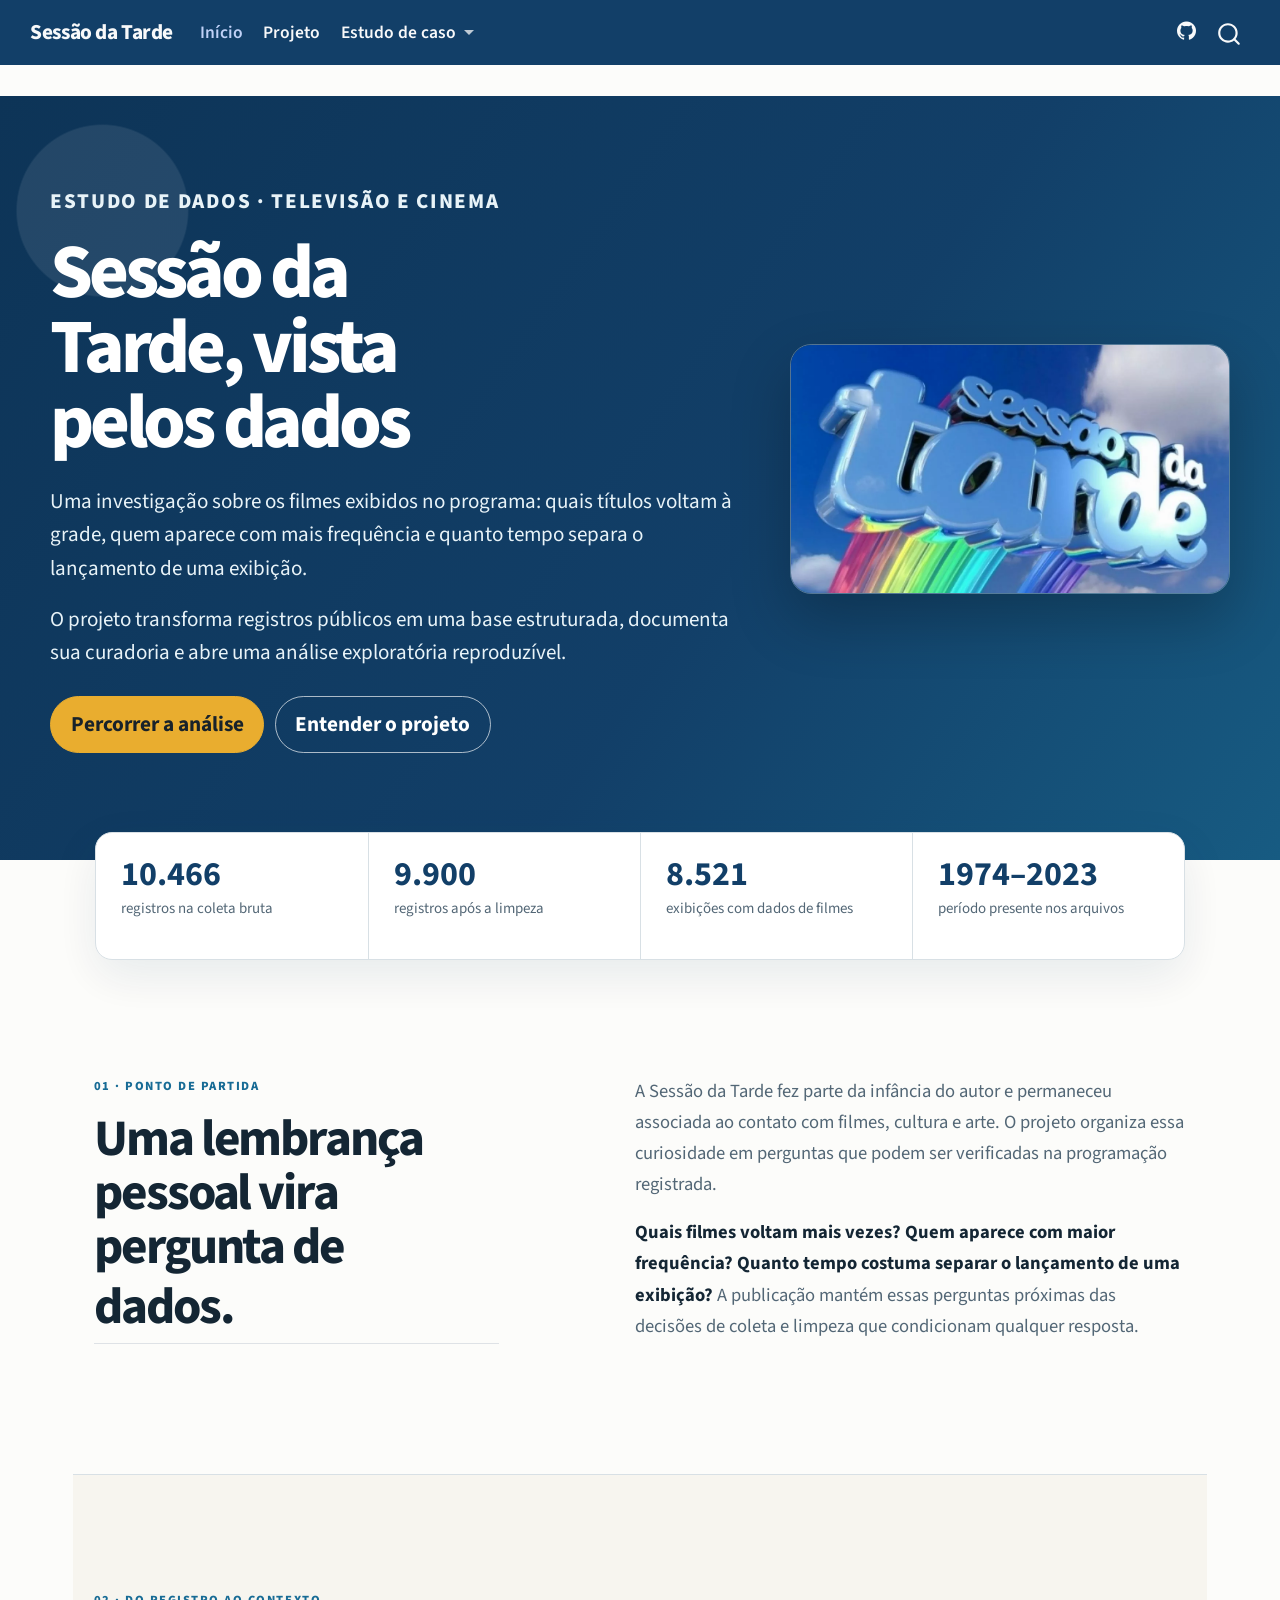
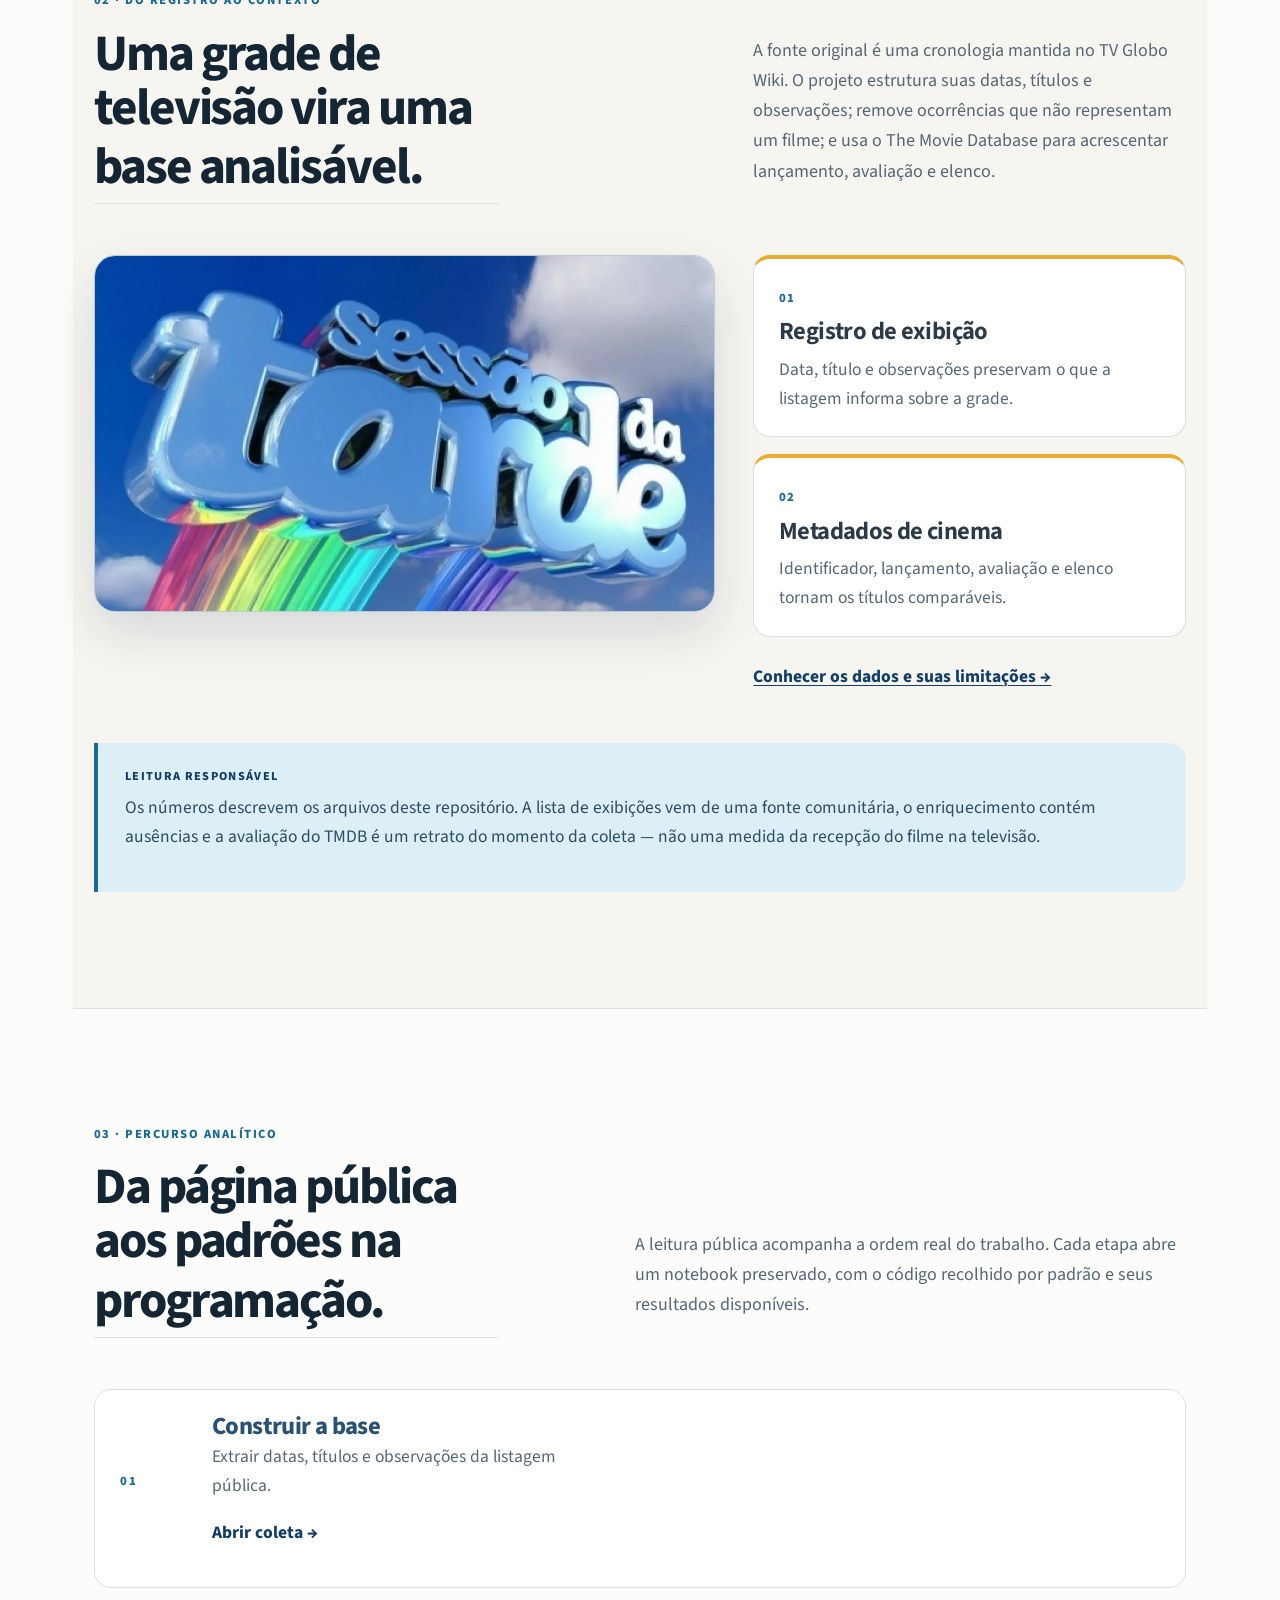
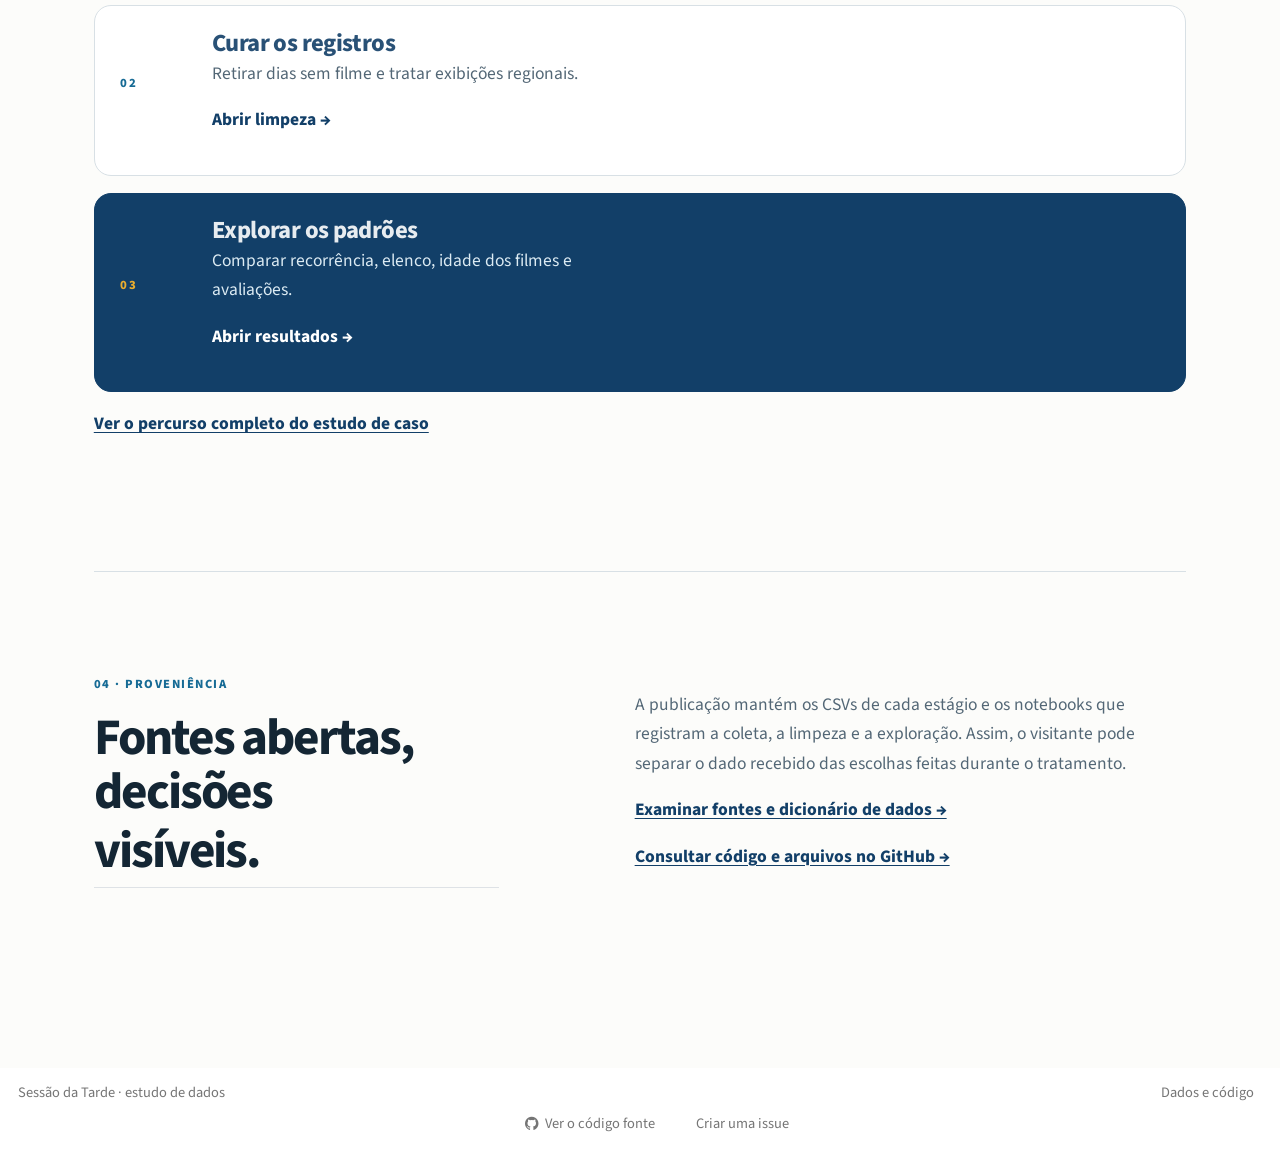
<file: index.html>
<!DOCTYPE html>
<html xmlns="http://www.w3.org/1999/xhtml" lang="pt-BR" xml:lang="pt-BR"><head>

<meta charset="utf-8">
<meta name="generator" content="quarto-1.10.18">

<meta name="viewport" content="width=device-width, initial-scale=1.0, user-scalable=yes">

<meta name="description" content="Uma investigação reproduzível sobre décadas de filmes exibidos no programa.">

<title>Sessão da Tarde, vista pelos dados – Sessão da Tarde</title>
<style>
/* Default styles provided by pandoc.
** See https://pandoc.org/MANUAL.html#variables-for-html for config info.
*/
span.smallcaps{font-variant: small-caps;}
div.columns{display: flex; gap: 1.5em;}
div.column{flex: auto;}
@media screen {
div.columns{gap: min(4vw, 1.5em);}
div.column{overflow-x: auto;}
}
div.hanging-indent{margin-left: 1.5em; text-indent: -1.5em;}
ul.task-list{list-style: none;}
ul.task-list li input[type="checkbox"] {
  width: 0.8em;
  margin: 0 0.8em 0.2em -1em; /* quarto-specific, see https://github.com/quarto-dev/quarto-cli/issues/4556 */ 
  vertical-align: middle;
}
</style>


<script src="site_libs/quarto-nav/quarto-nav.js"></script>
<script src="site_libs/clipboard/clipboard.min.js"></script>
<script src="site_libs/quarto-search/autocomplete.umd.js"></script>
<script src="site_libs/quarto-search/fuse.min.js"></script>
<script src="site_libs/quarto-search/quarto-search.js"></script>
<meta name="quarto:offset" content="./">
<link href="./img/favicon.svg" rel="icon" type="image/svg+xml">
<script src="site_libs/quarto-html/quarto.js" type="module"></script>
<script src="site_libs/quarto-html/tabsets/tabsets.js" type="module"></script>
<script src="site_libs/quarto-html/popper.min.js"></script>
<script src="site_libs/quarto-html/tippy.umd.min.js"></script>
<script src="site_libs/quarto-html/anchor.min.js"></script>
<link href="site_libs/quarto-html/tippy.css" rel="stylesheet">
<link href="site_libs/quarto-html/quarto-syntax-highlighting-64a204ab8560d761af7679ceaba22944.css" rel="stylesheet" id="quarto-text-highlighting-styles">
<script src="site_libs/bootstrap/bootstrap.min.js"></script>
<link href="site_libs/bootstrap/bootstrap-icons.css" rel="stylesheet">
<link href="site_libs/bootstrap/bootstrap-ea184cecf867436e7ff03e9be544f765.min.css" rel="stylesheet" append-hash="true" id="quarto-bootstrap" data-mode="light">
<script id="quarto-search-options" type="application/json">{
  "location": "navbar",
  "copy-button": false,
  "collapse-after": 3,
  "panel-placement": "end",
  "type": "overlay",
  "limit": 50,
  "keyboard-shortcut": [
    "f",
    "/",
    "s"
  ],
  "language": {
    "search-no-results-text": "Nenhum resultado",
    "search-matching-documents-text": "documentos correspondentes",
    "search-copy-link-title": "Copiar link para a busca",
    "search-hide-matches-text": "Esconder correspondências adicionais",
    "search-more-match-text": "mais correspondência neste documento",
    "search-more-matches-text": "mais correspondências neste documento",
    "search-clear-button-title": "Limpar",
    "search-text-placeholder": "",
    "search-detached-cancel-button-title": "Cancelar",
    "search-submit-button-title": "Enviar",
    "search-label": "Procurar"
  }
}</script>
<style>html{ scroll-behavior: smooth; }</style>


<meta property="og:title" content="Sessão da Tarde, vista pelos dados – Sessão da Tarde">
<meta property="og:description" content="Uma investigação reproduzível sobre décadas de filmes exibidos no programa.">
<meta property="og:image" content="https://erlonl.github.io/SessaodaTarde/img/sessaodatarde.jpeg">
<meta property="og:site_name" content="Sessão da Tarde">
<meta name="twitter:title" content="Sessão da Tarde, vista pelos dados – Sessão da Tarde">
<meta name="twitter:description" content="Uma investigação reproduzível sobre décadas de filmes exibidos no programa.">
<meta name="twitter:image" content="https://erlonl.github.io/SessaodaTarde/img/sessaodatarde.jpeg">
<meta name="twitter:card" content="summary_large_image">
</head>

<body class="nav-fixed quarto-light">

<div id="quarto-search-results"></div>
  <header id="quarto-header" class="headroom fixed-top">
    <nav class="navbar navbar-expand-lg " data-bs-theme="dark">
      <div class="navbar-container container-fluid">
      <div class="navbar-brand-container mx-auto">
    <a class="navbar-brand" href="./index.html">
    <span class="navbar-title">Sessão da Tarde</span>
    </a>
  </div>
            <div id="quarto-search" class="" title="Procurar"></div>
          <button class="navbar-toggler" type="button" data-bs-toggle="collapse" data-bs-target="#navbarCollapse" aria-controls="navbarCollapse" role="menu" aria-expanded="false" aria-label="Alternar de navegação" onclick="if (window.quartoToggleHeadroom) { window.quartoToggleHeadroom(); }">
  <span class="navbar-toggler-icon"></span>
</button>
          <div class="collapse navbar-collapse" id="navbarCollapse">
            <ul class="navbar-nav navbar-nav-scroll me-auto">
  <li class="nav-item">
    <a class="nav-link active" href="./index.html" aria-current="page"> 
<span class="menu-text">Início</span></a>
  </li>  
  <li class="nav-item">
    <a class="nav-link" href="./projeto.html"> 
<span class="menu-text">Projeto</span></a>
  </li>  
  <li class="nav-item dropdown ">
    <a class="nav-link dropdown-toggle" href="#" id="nav-menu-estudo-de-caso" role="link" data-bs-toggle="dropdown" aria-expanded="false">
 <span class="menu-text">Estudo de caso</span>
    </a>
    <ul class="dropdown-menu" aria-labelledby="nav-menu-estudo-de-caso">    
        <li>
    <a class="dropdown-item" href="./estudo.html">
 <span class="dropdown-text">Visão geral</span></a>
  </li>  
        <li>
    <a class="dropdown-item" href="./sessao_da_tarde/scraping.html">
 <span class="dropdown-text">1 · Construção da base</span></a>
  </li>  
        <li>
    <a class="dropdown-item" href="./sessao_da_tarde/cleaning.html">
 <span class="dropdown-text">2 · Curadoria e limpeza</span></a>
  </li>  
        <li>
    <a class="dropdown-item" href="./sessao_da_tarde/Analysis.html">
 <span class="dropdown-text">3 · Análise exploratória</span></a>
  </li>  
    </ul>
  </li>
</ul>
            <ul class="navbar-nav navbar-nav-scroll ms-auto">
  <li class="nav-item compact">
    <a class="nav-link" href="https://github.com/erlonL/SessaodaTarde"> <i class="bi bi-github" role="img" aria-label="Repositório no GitHub">
</i> 
<span class="menu-text"></span></a>
  </li>  
</ul>
          </div> <!-- /navcollapse -->
            <div class="quarto-navbar-tools">
</div>
      </div> <!-- /container-fluid -->
    </nav>
</header>
<!-- content -->
<div id="quarto-content" class="quarto-container page-columns page-rows-contents page-layout-full page-navbar">
<!-- sidebar -->
<!-- margin-sidebar -->
    
<!-- main -->
<main class="content column-page" id="quarto-document-content">

<header id="title-block-header" class="quarto-title-block default">
<div class="quarto-title">
<h1 class="title">Sessão da Tarde, vista pelos dados</h1>
</div>

<div>
  <div class="description">
    Uma investigação reproduzível sobre décadas de filmes exibidos no programa.
  </div>
</div>


<div class="quarto-title-meta column-page">

    
  
    
  </div>
  


</header>


<div class="hero">
<div class="grid">
<div class="g-col-12 g-col-lg-7 hero-copy">
<div class="eyebrow">
<p>ESTUDO DE DADOS · TELEVISÃO E CINEMA</p>
</div>
<section id="sessão-da-tarde-vista-pelos-dados" class="level1">
<h1>Sessão da Tarde, vista pelos dados</h1>
<p>Uma investigação sobre os filmes exibidos no programa: quais títulos voltam à grade, quem aparece com mais frequência e quanto tempo separa o lançamento de uma exibição.</p>
<p>O projeto transforma registros públicos em uma base estruturada, documenta sua curadoria e abre uma análise exploratória reproduzível.</p>
<p><a href="./sessao_da_tarde/Analysis.html" class="btn btn-primary btn-lg">Percorrer a análise</a> <a href="./projeto.html" class="btn btn-outline-primary btn-lg">Entender o projeto</a></p>
</section>
</div>
<div class="g-col-12 g-col-lg-5">
<p><img src="img/sessaodatarde.jpeg" class="hero-image img-fluid" alt="Identidade visual da Sessão da Tarde"></p>
</div>
</div>
</div>
<div class="home-scope-shell">
<div class="stats-strip" aria-label="Resumo da base de dados">
<div class="stat">
<p><strong>10.466</strong> <span>registros na coleta bruta</span></p>
</div>
<div class="stat">
<p><strong>9.900</strong> <span>registros após a limpeza</span></p>
</div>
<div class="stat">
<p><strong>8.521</strong> <span>exibições com dados de filmes</span></p>
</div>
<div class="stat">
<p><strong>1974–2023</strong> <span>período presente nos arquivos</span></p>
</div>
</div>
</div>
<div class="home-chapter question-chapter">
<div class="chapter-heading">
<p class="section-index">
01 · Ponto de partida
</p>
<section id="uma-lembrança-pessoal-vira-pergunta-de-dados." class="level2">
<h2 class="anchored" data-anchor-id="uma-lembrança-pessoal-vira-pergunta-de-dados.">Uma lembrança pessoal vira pergunta de dados.</h2>
</section>
</div>
<div class="chapter-copy">
<p>A Sessão da Tarde fez parte da infância do autor e permaneceu associada ao contato com filmes, cultura e arte. O projeto organiza essa curiosidade em perguntas que podem ser verificadas na programação registrada.</p>
<p><strong>Quais filmes voltam mais vezes? Quem aparece com maior frequência? Quanto tempo costuma separar o lançamento de uma exibição?</strong> A publicação mantém essas perguntas próximas das decisões de coleta e limpeza que condicionam qualquer resposta.</p>
</div>
</div>
<div class="context-section">
<div class="context-inner">
<div class="context-heading">
<p class="section-index">
02 · Do registro ao contexto
</p>
<section id="uma-grade-de-televisão-vira-uma-base-analisável." class="level2">
<h2 class="anchored" data-anchor-id="uma-grade-de-televisão-vira-uma-base-analisável.">Uma grade de televisão vira uma base analisável.</h2>
</section>
</div>
<div class="context-copy">
<p>A fonte original é uma cronologia mantida no TV Globo Wiki. O projeto estrutura suas datas, títulos e observações; remove ocorrências que não representam um filme; e usa o The Movie Database para acrescentar lançamento, avaliação e elenco.</p>
</div>
<div class="context-visual">
<p><img src="img/sessaodatarde.jpeg" class="context-image img-fluid" alt="Identidade visual da Sessão da Tarde"></p>
</div>
<div class="context-roles">
<div class="context-role">
<p><span class="role-number">01</span></p>
<section id="registro-de-exibição" class="level3">
<h3 class="anchored" data-anchor-id="registro-de-exibição">Registro de exibição</h3>
<p>Data, título e observações preservam o que a listagem informa sobre a grade.</p>
</section>
</div>
<div class="context-role">
<p><span class="role-number">02</span></p>
<section id="metadados-de-cinema" class="level3">
<h3 class="anchored" data-anchor-id="metadados-de-cinema">Metadados de cinema</h3>
<p>Identificador, lançamento, avaliação e elenco tornam os títulos comparáveis.</p>
</section>
</div>
</div>
<p class="context-link-wrap">
<a href="./projeto.html" class="context-link">Conhecer os dados e suas limitações →</a>
</p>
<div class="interpretation-note">
<p class="note-label">
Leitura responsável
</p>
<p>Os números descrevem os arquivos deste repositório. A lista de exibições vem de uma fonte comunitária, o enriquecimento contém ausências e a avaliação do TMDB é um retrato do momento da coleta — não uma medida da recepção do filme na televisão.</p>
</div>
</div>
</div>
<div class="journey-section">
<div class="journey-inner">
<div class="journey-heading">
<p class="section-index">
03 · Percurso analítico
</p>
<section id="da-página-pública-aos-padrões-na-programação." class="level2">
<h2 class="anchored" data-anchor-id="da-página-pública-aos-padrões-na-programação.">Da página pública aos padrões na programação.</h2>
</section>
</div>
<div class="journey-intro">
<p>A leitura pública acompanha a ordem real do trabalho. Cada etapa abre um notebook preservado, com o código recolhido por padrão e seus resultados disponíveis.</p>
</div>
<div class="journey-list">
<div class="journey-step">
<p><span class="journey-number">01</span></p>
<section id="construir-a-base" class="level3">
<h3 class="anchored" data-anchor-id="construir-a-base"><a href="./sessao_da_tarde/scraping.html">Construir a base</a></h3>
<p><span class="journey-description">Extrair datas, títulos e observações da listagem pública.</span></p>
<p><a href="./sessao_da_tarde/scraping.html" class="journey-action">Abrir coleta →</a></p>
</section>
</div>
<div class="journey-step">
<p><span class="journey-number">02</span></p>
<section id="curar-os-registros" class="level3">
<h3 class="anchored" data-anchor-id="curar-os-registros"><a href="./sessao_da_tarde/cleaning.html">Curar os registros</a></h3>
<p><span class="journey-description">Retirar dias sem filme e tratar exibições regionais.</span></p>
<p><a href="./sessao_da_tarde/cleaning.html" class="journey-action">Abrir limpeza →</a></p>
</section>
</div>
<div class="journey-step">
<p><span class="journey-number">03</span></p>
<section id="explorar-os-padrões" class="level3">
<h3 class="anchored" data-anchor-id="explorar-os-padrões"><a href="./sessao_da_tarde/Analysis.html">Explorar os padrões</a></h3>
<p><span class="journey-description">Comparar recorrência, elenco, idade dos filmes e avaliações.</span></p>
<p><a href="./sessao_da_tarde/Analysis.html" class="journey-action">Abrir resultados →</a></p>
</section>
</div>
</div>
<p><a href="./estudo.html" class="journey-overview">Ver o percurso completo do estudo de caso</a></p>
</div>
</div>
<div class="provenance-section">
<div class="provenance-heading">
<p class="section-index">
04 · Proveniência
</p>
<section id="fontes-abertas-decisões-visíveis." class="level2">
<h2 class="anchored" data-anchor-id="fontes-abertas-decisões-visíveis.">Fontes abertas, decisões visíveis.</h2>
</section>
</div>
<div class="provenance-copy">
<p>A publicação mantém os CSVs de cada estágio e os notebooks que registram a coleta, a limpeza e a exploração. Assim, o visitante pode separar o dado recebido das escolhas feitas durante o tratamento.</p>
<p><a href="./projeto.html">Examinar fontes e dicionário de dados →</a></p>
<p><a href="https://github.com/erlonL/SessaodaTarde">Consultar código e arquivos no GitHub →</a></p>
</div>
</div>



<a onclick="window.scrollTo(0, 0); return false;" role="button" id="quarto-back-to-top"><i class="bi bi-arrow-up"></i> De volta ao topo</a></main> <!-- /main -->
<script id="quarto-html-after-body" type="application/javascript">
  window.document.addEventListener("DOMContentLoaded", function (event) {
    const icon = "";
    const anchorJS = new window.AnchorJS();
    anchorJS.options = {
      placement: 'right',
      icon: icon
    };
    anchorJS.add('.anchored');
    const isCodeAnnotation = (el) => {
      for (const clz of el.classList) {
        if (clz.startsWith('code-annotation-')) {                     
          return true;
        }
      }
      return false;
    }
    const onCopySuccess = function(e) {
      // button target
      const button = e.trigger;
      // don't keep focus
      button.blur();
      // flash "checked"
      button.classList.add('code-copy-button-checked');
      var currentTitle = button.getAttribute("title");
      button.setAttribute("title", "Copiada");
      let tooltip;
      if (window.bootstrap) {
        button.setAttribute("data-bs-toggle", "tooltip");
        button.setAttribute("data-bs-placement", "left");
        button.setAttribute("data-bs-title", "Copiada");
        tooltip = new bootstrap.Tooltip(button, 
          { trigger: "manual", 
            customClass: "code-copy-button-tooltip",
            offset: [0, -8]});
        tooltip.show();    
      }
      setTimeout(function() {
        if (tooltip) {
          tooltip.hide();
          button.removeAttribute("data-bs-title");
          button.removeAttribute("data-bs-toggle");
          button.removeAttribute("data-bs-placement");
        }
        button.setAttribute("title", currentTitle);
        button.classList.remove('code-copy-button-checked');
      }, 1000);
      // clear code selection
      e.clearSelection();
    }
    const getTextToCopy = function(trigger) {
      const outerScaffold = trigger.parentElement.cloneNode(true);
      const codeEl = outerScaffold.querySelector('code');
      for (const childEl of codeEl.children) {
        if (isCodeAnnotation(childEl)) {
          childEl.remove();
        }
      }
      return codeEl.innerText;
    }
    const clipboard = new window.ClipboardJS('.code-copy-button:not([data-in-quarto-modal])', {
      text: getTextToCopy
    });
    clipboard.on('success', onCopySuccess);
    if (window.document.getElementById('quarto-embedded-source-code-modal')) {
      const clipboardModal = new window.ClipboardJS('.code-copy-button[data-in-quarto-modal]', {
        text: getTextToCopy,
        container: window.document.getElementById('quarto-embedded-source-code-modal')
      });
      clipboardModal.on('success', onCopySuccess);
    }
      var localhostRegex = new RegExp(/^(?:http|https):\/\/localhost\:?[0-9]*\//);
      var mailtoRegex = new RegExp(/^mailto:/);
        var filterRegex = new RegExp("https:\/\/erlonl\.github\.io\/SessaodaTarde\/");
      var isInternal = (href) => {
          return filterRegex.test(href) || localhostRegex.test(href) || mailtoRegex.test(href);
      }
      // Inspect non-navigation links and adorn them if external
     var links = window.document.querySelectorAll('a[href]:not(.nav-link):not(.navbar-brand):not(.toc-action):not(.sidebar-link):not(.sidebar-item-toggle):not(.pagination-link):not(.no-external):not([aria-hidden]):not(.dropdown-item):not(.quarto-navigation-tool):not(.about-link)');
      for (var i=0; i<links.length; i++) {
        const link = links[i];
        if (!isInternal(link.href)) {
          // undo the damage that might have been done by quarto-nav.js in the case of
          // links that we want to consider external
          if (link.dataset.originalHref !== undefined) {
            link.href = link.dataset.originalHref;
          }
            // target, if specified
            link.setAttribute("target", "_blank");
            if (link.getAttribute("rel") === null) {
              link.setAttribute("rel", "noopener");
            }
        }
      }
    function tippyHover(el, contentFn, onTriggerFn, onUntriggerFn) {
      const config = {
        allowHTML: true,
        maxWidth: 500,
        delay: 100,
        arrow: false,
        appendTo: function(el) {
            return el.parentElement;
        },
        interactive: true,
        interactiveBorder: 10,
        theme: 'quarto',
        placement: 'bottom-start',
      };
      if (contentFn) {
        config.content = contentFn;
      }
      if (onTriggerFn) {
        config.onTrigger = onTriggerFn;
      }
      if (onUntriggerFn) {
        config.onUntrigger = onUntriggerFn;
      }
      window.tippy(el, config); 
    }
    const noterefs = window.document.querySelectorAll('a[role="doc-noteref"]');
    for (var i=0; i<noterefs.length; i++) {
      const ref = noterefs[i];
      tippyHover(ref, function() {
        // use id or data attribute instead here
        let href = ref.getAttribute('data-footnote-href') || ref.getAttribute('href');
        try { href = new URL(href).hash; } catch {}
        const id = href.replace(/^#\/?/, "");
        const note = window.document.getElementById(id);
        if (note) {
          return note.innerHTML;
        } else {
          return "";
        }
      });
    }
    const xrefs = window.document.querySelectorAll('a.quarto-xref');
    const processXRef = (id, note) => {
      // Strip column container classes
      const stripColumnClz = (el) => {
        el.classList.remove("page-full", "page-columns");
        if (el.children) {
          for (const child of el.children) {
            stripColumnClz(child);
          }
        }
      }
      stripColumnClz(note)
      if (id === null || id.startsWith('sec-')) {
        // Special case sections, only their first couple elements
        const container = document.createElement("div");
        if (note.children && note.children.length > 2) {
          container.appendChild(note.children[0].cloneNode(true));
          for (let i = 1; i < note.children.length; i++) {
            const child = note.children[i];
            if (child.tagName === "P" && child.innerText === "") {
              continue;
            } else {
              container.appendChild(child.cloneNode(true));
              break;
            }
          }
          if (window.Quarto?.typesetMath) {
            window.Quarto.typesetMath(container);
          }
          return container.innerHTML
        } else {
          if (window.Quarto?.typesetMath) {
            window.Quarto.typesetMath(note);
          }
          return note.innerHTML;
        }
      } else {
        // Remove any anchor links if they are present
        const anchorLink = note.querySelector('a.anchorjs-link');
        if (anchorLink) {
          anchorLink.remove();
        }
        if (window.Quarto?.typesetMath) {
          window.Quarto.typesetMath(note);
        }
        if (note.classList.contains("callout")) {
          return note.outerHTML;
        } else {
          return note.innerHTML;
        }
      }
    }
    for (var i=0; i<xrefs.length; i++) {
      const xref = xrefs[i];
      tippyHover(xref, undefined, function(instance) {
        instance.disable();
        let url = xref.getAttribute('href');
        let hash = undefined; 
        if (url.startsWith('#')) {
          hash = url;
        } else {
          try { hash = new URL(url).hash; } catch {}
        }
        if (hash) {
          const id = hash.replace(/^#\/?/, "");
          const note = window.document.getElementById(id);
          if (note !== null) {
            try {
              const html = processXRef(id, note.cloneNode(true));
              instance.setContent(html);
            } finally {
              instance.enable();
              instance.show();
            }
          } else {
            // See if we can fetch this
            fetch(url.split('#')[0])
            .then(res => res.text())
            .then(html => {
              const parser = new DOMParser();
              const htmlDoc = parser.parseFromString(html, "text/html");
              const note = htmlDoc.getElementById(id);
              if (note !== null) {
                const html = processXRef(id, note);
                instance.setContent(html);
              } 
            }).finally(() => {
              instance.enable();
              instance.show();
            });
          }
        } else {
          // See if we can fetch a full url (with no hash to target)
          // This is a special case and we should probably do some content thinning / targeting
          fetch(url)
          .then(res => res.text())
          .then(html => {
            const parser = new DOMParser();
            const htmlDoc = parser.parseFromString(html, "text/html");
            const note = htmlDoc.querySelector('main.content');
            if (note !== null) {
              // This should only happen for chapter cross references
              // (since there is no id in the URL)
              // remove the first header
              if (note.children.length > 0 && note.children[0].tagName === "HEADER") {
                note.children[0].remove();
              }
              const html = processXRef(null, note);
              instance.setContent(html);
            } 
          }).finally(() => {
            instance.enable();
            instance.show();
          });
        }
      }, function(instance) {
      });
    }
        let selectedAnnoteEl;
        const selectorForAnnotation = ( cell, annotation) => {
          let cellAttr = 'data-code-cell="' + cell + '"';
          let lineAttr = 'data-code-annotation="' +  annotation + '"';
          const selector = 'span[' + cellAttr + '][' + lineAttr + ']';
          return selector;
        }
        const selectCodeLines = (annoteEl) => {
          const doc = window.document;
          const targetCell = annoteEl.getAttribute("data-target-cell");
          const targetAnnotation = annoteEl.getAttribute("data-target-annotation");
          const annoteSpan = window.document.querySelector(selectorForAnnotation(targetCell, targetAnnotation));
          const lines = annoteSpan.getAttribute("data-code-lines").split(",");
          const lineIds = lines.map((line) => {
            return targetCell + "-" + line;
          })
          let top = null;
          let height = null;
          let parent = null;
          if (lineIds.length > 0) {
              //compute the position of the single el (top and bottom and make a div)
              const el = window.document.getElementById(lineIds[0]);
              top = el.offsetTop;
              height = el.offsetHeight;
              parent = el.parentElement.parentElement;
            if (lineIds.length > 1) {
              const lastEl = window.document.getElementById(lineIds[lineIds.length - 1]);
              const bottom = lastEl.offsetTop + lastEl.offsetHeight;
              height = bottom - top;
            }
            if (top !== null && height !== null && parent !== null) {
              // cook up a div (if necessary) and position it 
              let div = window.document.getElementById("code-annotation-line-highlight");
              if (div === null) {
                div = window.document.createElement("div");
                div.setAttribute("id", "code-annotation-line-highlight");
                div.style.position = 'absolute';
                parent.appendChild(div);
              }
              div.style.top = top - 2 + "px";
              div.style.height = height + 4 + "px";
              div.style.left = 0;
              let gutterDiv = window.document.getElementById("code-annotation-line-highlight-gutter");
              if (gutterDiv === null) {
                gutterDiv = window.document.createElement("div");
                gutterDiv.setAttribute("id", "code-annotation-line-highlight-gutter");
                gutterDiv.style.position = 'absolute';
                const codeCell = window.document.getElementById(targetCell);
                const gutter = codeCell.querySelector('.code-annotation-gutter');
                gutter.appendChild(gutterDiv);
              }
              gutterDiv.style.top = top - 2 + "px";
              gutterDiv.style.height = height + 4 + "px";
            }
            selectedAnnoteEl = annoteEl;
          }
        };
        const unselectCodeLines = () => {
          const elementsIds = ["code-annotation-line-highlight", "code-annotation-line-highlight-gutter"];
          elementsIds.forEach((elId) => {
            const div = window.document.getElementById(elId);
            if (div) {
              div.remove();
            }
          });
          selectedAnnoteEl = undefined;
        };
          // Handle positioning of the toggle
      window.addEventListener(
        "resize",
        throttle(() => {
          elRect = undefined;
          if (selectedAnnoteEl) {
            selectCodeLines(selectedAnnoteEl);
          }
        }, 10)
      );
      function throttle(fn, ms) {
      let throttle = false;
      let timer;
        return (...args) => {
          if(!throttle) { // first call gets through
              fn.apply(this, args);
              throttle = true;
          } else { // all the others get throttled
              if(timer) clearTimeout(timer); // cancel #2
              timer = setTimeout(() => {
                fn.apply(this, args);
                timer = throttle = false;
              }, ms);
          }
        };
      }
        // Attach click handler to the DT
        const annoteDls = window.document.querySelectorAll('dt[data-target-cell]');
        for (const annoteDlNode of annoteDls) {
          annoteDlNode.addEventListener('click', (event) => {
            const clickedEl = event.target;
            if (clickedEl !== selectedAnnoteEl) {
              unselectCodeLines();
              const activeEl = window.document.querySelector('dt[data-target-cell].code-annotation-active');
              if (activeEl) {
                activeEl.classList.remove('code-annotation-active');
              }
              selectCodeLines(clickedEl);
              clickedEl.classList.add('code-annotation-active');
            } else {
              // Unselect the line
              unselectCodeLines();
              clickedEl.classList.remove('code-annotation-active');
            }
          });
        }
    const findCites = (el) => {
      const parentEl = el.parentElement;
      if (parentEl) {
        const cites = parentEl.dataset.cites;
        if (cites) {
          return {
            el,
            cites: cites.split(' ')
          };
        } else {
          return findCites(el.parentElement)
        }
      } else {
        return undefined;
      }
    };
    var bibliorefs = window.document.querySelectorAll('a[role="doc-biblioref"]');
    for (var i=0; i<bibliorefs.length; i++) {
      const ref = bibliorefs[i];
      const citeInfo = findCites(ref);
      if (citeInfo) {
        tippyHover(citeInfo.el, function() {
          var popup = window.document.createElement('div');
          citeInfo.cites.forEach(function(cite) {
            var citeDiv = window.document.createElement('div');
            citeDiv.classList.add('hanging-indent');
            citeDiv.classList.add('csl-entry');
            var biblioDiv = window.document.getElementById('ref-' + cite);
            if (biblioDiv) {
              citeDiv.innerHTML = biblioDiv.innerHTML;
            }
            popup.appendChild(citeDiv);
          });
          return popup.innerHTML;
        });
      }
    }
  });
  </script>
</div> <!-- /content -->
<footer class="footer">
  <div class="nav-footer">
    <div class="nav-footer-left">
<p>Sessão da Tarde · estudo de dados</p>
</div>   
    <div class="nav-footer-center">
      &nbsp;
    <div class="toc-actions"><ul><li><a href="https://github.com/erlonL/SessaodaTarde/blob/main/index.qmd" class="toc-action"><i class="bi bi-github"></i>Ver o código fonte</a></li><li><a href="https://github.com/erlonL/SessaodaTarde/issues/new" class="toc-action"><i class="bi empty"></i>Criar uma issue</a></li></ul></div></div>
    <div class="nav-footer-right">
      <ul class="footer-items list-unstyled">
    <li class="nav-item">
    <a class="nav-link" href="https://github.com/erlonL/SessaodaTarde">
<p>Dados e código</p>
</a>
  </li>  
</ul>
    </div>
  </div>
</footer>




<script src="site_libs/quarto-html/zenscroll-min.js"></script>
</body></html>
</file>
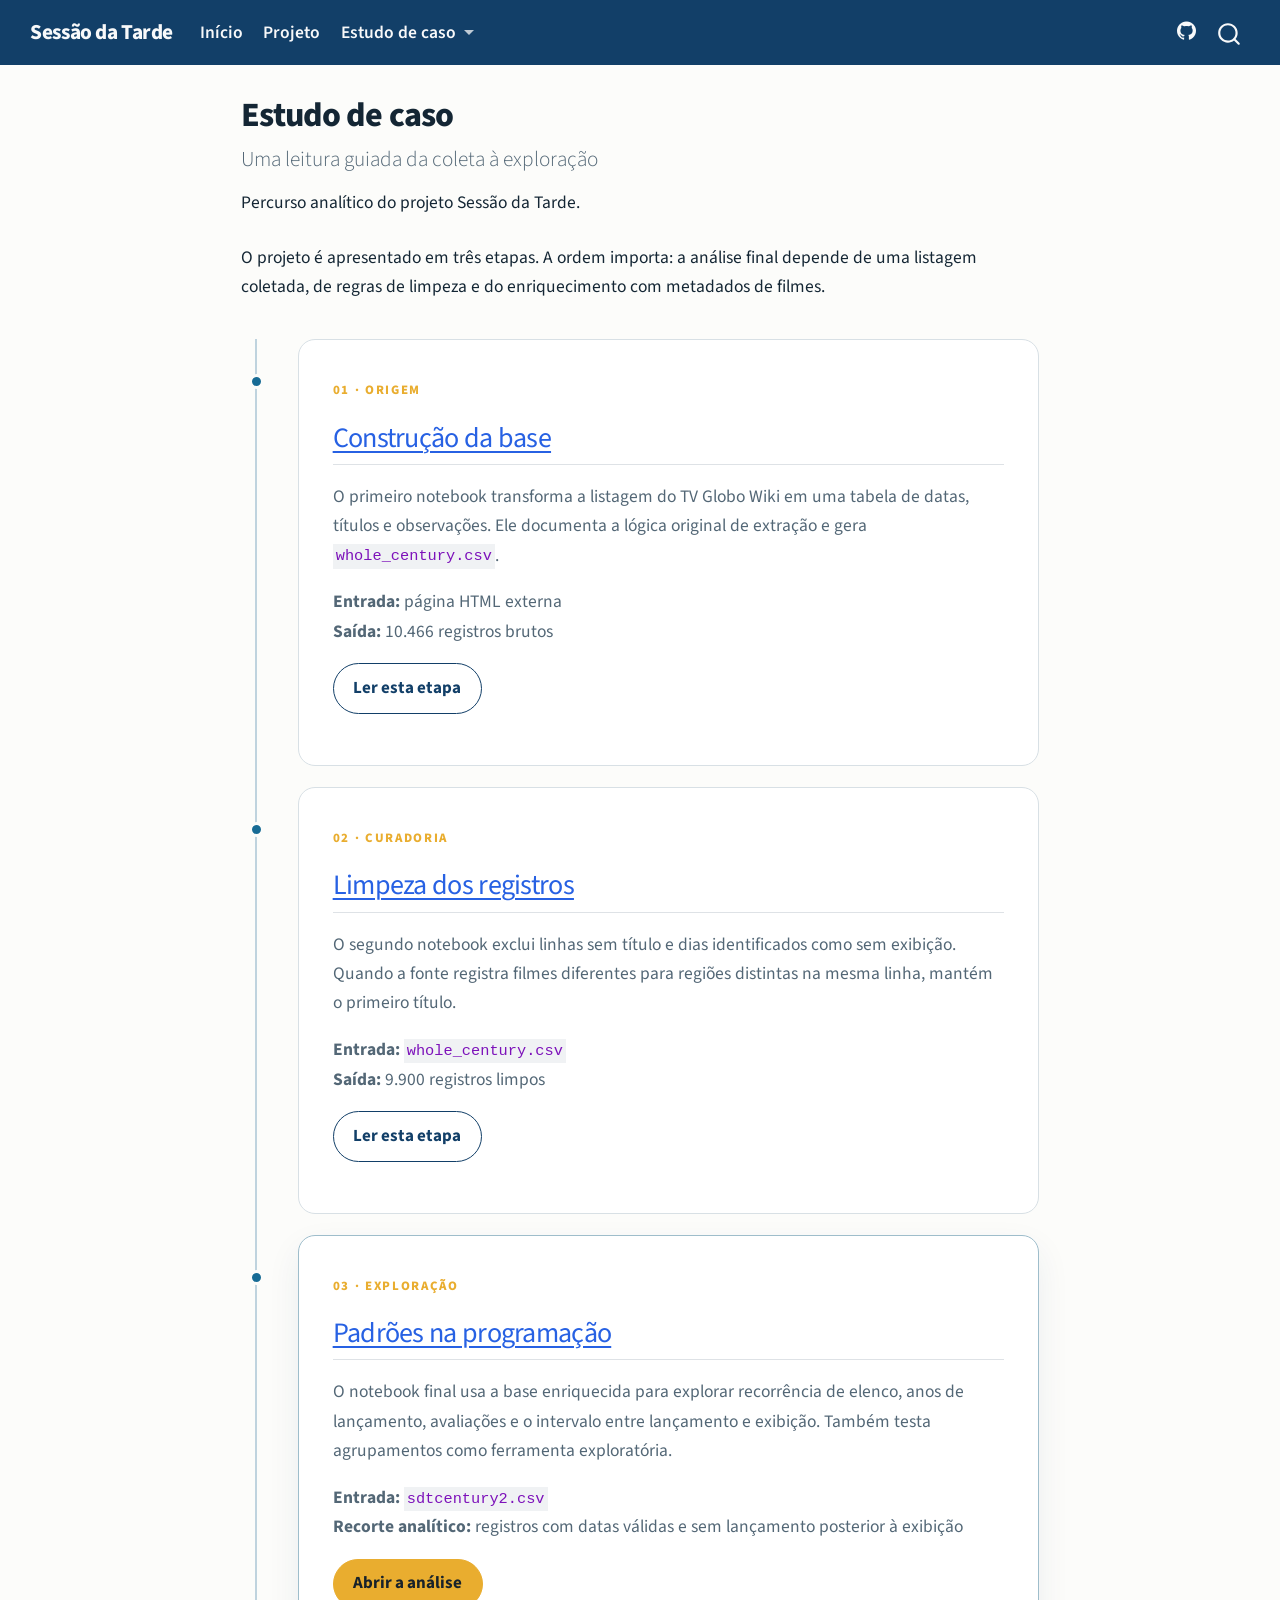
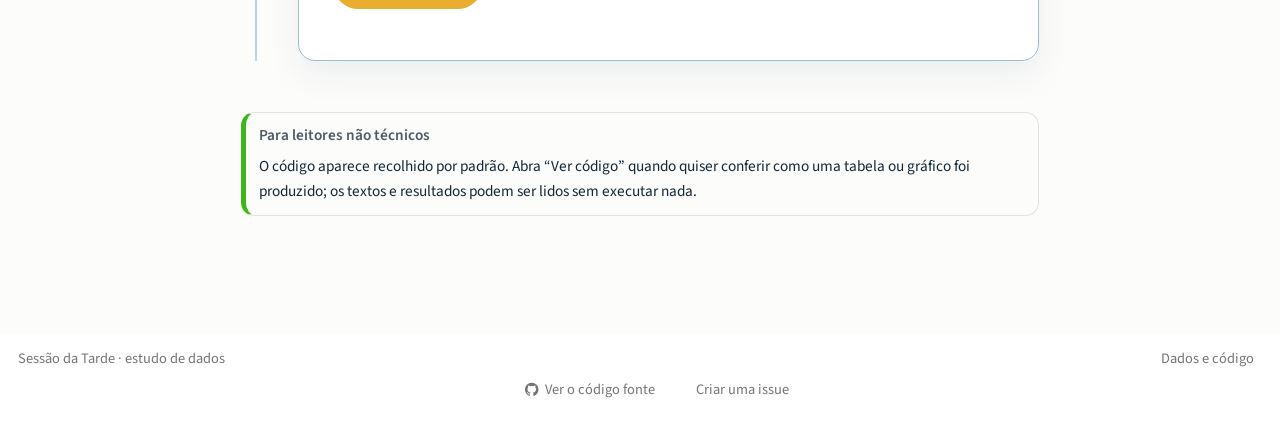
<file: estudo.html>
<!DOCTYPE html>
<html xmlns="http://www.w3.org/1999/xhtml" lang="pt-BR" xml:lang="pt-BR"><head>

<meta charset="utf-8">
<meta name="generator" content="quarto-1.10.18">

<meta name="viewport" content="width=device-width, initial-scale=1.0, user-scalable=yes">

<meta name="description" content="Percurso analítico do projeto Sessão da Tarde.">

<title>Estudo de caso – Sessão da Tarde</title>
<style>
/* Default styles provided by pandoc.
** See https://pandoc.org/MANUAL.html#variables-for-html for config info.
*/
span.smallcaps{font-variant: small-caps;}
div.columns{display: flex; gap: 1.5em;}
div.column{flex: auto;}
@media screen {
div.columns{gap: min(4vw, 1.5em);}
div.column{overflow-x: auto;}
}
div.hanging-indent{margin-left: 1.5em; text-indent: -1.5em;}
ul.task-list{list-style: none;}
ul.task-list li input[type="checkbox"] {
  width: 0.8em;
  margin: 0 0.8em 0.2em -1em; /* quarto-specific, see https://github.com/quarto-dev/quarto-cli/issues/4556 */ 
  vertical-align: middle;
}
</style>


<script src="site_libs/quarto-nav/quarto-nav.js"></script>
<script src="site_libs/clipboard/clipboard.min.js"></script>
<script src="site_libs/quarto-search/autocomplete.umd.js"></script>
<script src="site_libs/quarto-search/fuse.min.js"></script>
<script src="site_libs/quarto-search/quarto-search.js"></script>
<meta name="quarto:offset" content="./">
<link href="./img/favicon.svg" rel="icon" type="image/svg+xml">
<script src="site_libs/quarto-html/quarto.js" type="module"></script>
<script src="site_libs/quarto-html/tabsets/tabsets.js" type="module"></script>
<script src="site_libs/quarto-html/popper.min.js"></script>
<script src="site_libs/quarto-html/tippy.umd.min.js"></script>
<script src="site_libs/quarto-html/anchor.min.js"></script>
<link href="site_libs/quarto-html/tippy.css" rel="stylesheet">
<link href="site_libs/quarto-html/quarto-syntax-highlighting-64a204ab8560d761af7679ceaba22944.css" rel="stylesheet" id="quarto-text-highlighting-styles">
<script src="site_libs/bootstrap/bootstrap.min.js"></script>
<link href="site_libs/bootstrap/bootstrap-icons.css" rel="stylesheet">
<link href="site_libs/bootstrap/bootstrap-ea184cecf867436e7ff03e9be544f765.min.css" rel="stylesheet" append-hash="true" id="quarto-bootstrap" data-mode="light">
<script id="quarto-search-options" type="application/json">{
  "location": "navbar",
  "copy-button": false,
  "collapse-after": 3,
  "panel-placement": "end",
  "type": "overlay",
  "limit": 50,
  "keyboard-shortcut": [
    "f",
    "/",
    "s"
  ],
  "language": {
    "search-no-results-text": "Nenhum resultado",
    "search-matching-documents-text": "documentos correspondentes",
    "search-copy-link-title": "Copiar link para a busca",
    "search-hide-matches-text": "Esconder correspondências adicionais",
    "search-more-match-text": "mais correspondência neste documento",
    "search-more-matches-text": "mais correspondências neste documento",
    "search-clear-button-title": "Limpar",
    "search-text-placeholder": "",
    "search-detached-cancel-button-title": "Cancelar",
    "search-submit-button-title": "Enviar",
    "search-label": "Procurar"
  }
}</script>
<style>html{ scroll-behavior: smooth; }</style>


<meta property="og:title" content="Estudo de caso – Sessão da Tarde">
<meta property="og:description" content="Percurso analítico do projeto Sessão da Tarde.">
<meta property="og:site_name" content="Sessão da Tarde">
<meta name="twitter:title" content="Estudo de caso – Sessão da Tarde">
<meta name="twitter:description" content="Percurso analítico do projeto Sessão da Tarde.">
<meta name="twitter:card" content="summary">
</head>

<body class="nav-fixed fullcontent quarto-light">

<div id="quarto-search-results"></div>
  <header id="quarto-header" class="headroom fixed-top">
    <nav class="navbar navbar-expand-lg " data-bs-theme="dark">
      <div class="navbar-container container-fluid">
      <div class="navbar-brand-container mx-auto">
    <a class="navbar-brand" href="./index.html">
    <span class="navbar-title">Sessão da Tarde</span>
    </a>
  </div>
            <div id="quarto-search" class="" title="Procurar"></div>
          <button class="navbar-toggler" type="button" data-bs-toggle="collapse" data-bs-target="#navbarCollapse" aria-controls="navbarCollapse" role="menu" aria-expanded="false" aria-label="Alternar de navegação" onclick="if (window.quartoToggleHeadroom) { window.quartoToggleHeadroom(); }">
  <span class="navbar-toggler-icon"></span>
</button>
          <div class="collapse navbar-collapse" id="navbarCollapse">
            <ul class="navbar-nav navbar-nav-scroll me-auto">
  <li class="nav-item">
    <a class="nav-link" href="./index.html"> 
<span class="menu-text">Início</span></a>
  </li>  
  <li class="nav-item">
    <a class="nav-link" href="./projeto.html"> 
<span class="menu-text">Projeto</span></a>
  </li>  
  <li class="nav-item dropdown ">
    <a class="nav-link dropdown-toggle" href="#" id="nav-menu-estudo-de-caso" role="link" data-bs-toggle="dropdown" aria-expanded="false">
 <span class="menu-text">Estudo de caso</span>
    </a>
    <ul class="dropdown-menu" aria-labelledby="nav-menu-estudo-de-caso">    
        <li>
    <a class="dropdown-item" href="./estudo.html">
 <span class="dropdown-text">Visão geral</span></a>
  </li>  
        <li>
    <a class="dropdown-item" href="./sessao_da_tarde/scraping.html">
 <span class="dropdown-text">1 · Construção da base</span></a>
  </li>  
        <li>
    <a class="dropdown-item" href="./sessao_da_tarde/cleaning.html">
 <span class="dropdown-text">2 · Curadoria e limpeza</span></a>
  </li>  
        <li>
    <a class="dropdown-item" href="./sessao_da_tarde/Analysis.html">
 <span class="dropdown-text">3 · Análise exploratória</span></a>
  </li>  
    </ul>
  </li>
</ul>
            <ul class="navbar-nav navbar-nav-scroll ms-auto">
  <li class="nav-item compact">
    <a class="nav-link" href="https://github.com/erlonL/SessaodaTarde"> <i class="bi bi-github" role="img" aria-label="Repositório no GitHub">
</i> 
<span class="menu-text"></span></a>
  </li>  
</ul>
          </div> <!-- /navcollapse -->
            <div class="quarto-navbar-tools">
</div>
      </div> <!-- /container-fluid -->
    </nav>
</header>
<!-- content -->
<div id="quarto-content" class="quarto-container page-columns page-rows-contents page-layout-article page-navbar">
<!-- sidebar -->
<!-- margin-sidebar -->
    
<!-- main -->
<main class="content" id="quarto-document-content">

<header id="title-block-header" class="quarto-title-block default">
<div class="quarto-title">
<h1 class="title">Estudo de caso</h1>
<p class="subtitle lead">Uma leitura guiada da coleta à exploração</p>
</div>

<div>
  <div class="description">
    Percurso analítico do projeto Sessão da Tarde.
  </div>
</div>


<div class="quarto-title-meta">

    
  
    
  </div>
  


</header>


<p>O projeto é apresentado em três etapas. A ordem importa: a análise final depende de uma listagem coletada, de regras de limpeza e do enriquecimento com metadados de filmes.</p>
<div class="study-path">
<div class="path-step">
<p><span class="stage-number">01 · ORIGEM</span></p>
<section id="construção-da-base" class="level2">
<h2 class="anchored" data-anchor-id="construção-da-base"><a href="./sessao_da_tarde/scraping.html">Construção da base</a></h2>
<p>O primeiro notebook transforma a listagem do TV Globo Wiki em uma tabela de datas, títulos e observações. Ele documenta a lógica original de extração e gera <code>whole_century.csv</code>.</p>
<p><strong>Entrada:</strong> página HTML externa<br> <strong>Saída:</strong> 10.466 registros brutos</p>
<p><a href="./sessao_da_tarde/scraping.html" class="btn btn-outline-primary">Ler esta etapa</a></p>
</section>
</div>
<div class="path-step">
<p><span class="stage-number">02 · CURADORIA</span></p>
<section id="limpeza-dos-registros" class="level2">
<h2 class="anchored" data-anchor-id="limpeza-dos-registros"><a href="./sessao_da_tarde/cleaning.html">Limpeza dos registros</a></h2>
<p>O segundo notebook exclui linhas sem título e dias identificados como sem exibição. Quando a fonte registra filmes diferentes para regiões distintas na mesma linha, mantém o primeiro título.</p>
<p><strong>Entrada:</strong> <code>whole_century.csv</code><br> <strong>Saída:</strong> 9.900 registros limpos</p>
<p><a href="./sessao_da_tarde/cleaning.html" class="btn btn-outline-primary">Ler esta etapa</a></p>
</section>
</div>
<div class="path-step path-step-featured">
<p><span class="stage-number">03 · EXPLORAÇÃO</span></p>
<section id="padrões-na-programação" class="level2">
<h2 class="anchored" data-anchor-id="padrões-na-programação"><a href="./sessao_da_tarde/Analysis.html">Padrões na programação</a></h2>
<p>O notebook final usa a base enriquecida para explorar recorrência de elenco, anos de lançamento, avaliações e o intervalo entre lançamento e exibição. Também testa agrupamentos como ferramenta exploratória.</p>
<p><strong>Entrada:</strong> <code>sdtcentury2.csv</code><br> <strong>Recorte analítico:</strong> registros com datas válidas e sem lançamento posterior à exibição</p>
<p><a href="./sessao_da_tarde/Analysis.html" class="btn btn-primary">Abrir a análise</a></p>
</section>
</div>
</div>
<div class="callout callout-style-simple callout-tip no-icon callout-titled">
<div class="callout-header d-flex align-content-center">
<div class="callout-icon-container">
<i class="callout-icon no-icon"></i>
</div>
<div class="callout-title-container flex-fill">
<span class="screen-reader-only">Dica</span>Para leitores não técnicos
</div>
</div>
<div class="callout-body-container callout-body">
<p>O código aparece recolhido por padrão. Abra “Ver código” quando quiser conferir como uma tabela ou gráfico foi produzido; os textos e resultados podem ser lidos sem executar nada.</p>
</div>
</div>



<a onclick="window.scrollTo(0, 0); return false;" role="button" id="quarto-back-to-top"><i class="bi bi-arrow-up"></i> De volta ao topo</a></main> <!-- /main -->
<script id="quarto-html-after-body" type="application/javascript">
  window.document.addEventListener("DOMContentLoaded", function (event) {
    const icon = "";
    const anchorJS = new window.AnchorJS();
    anchorJS.options = {
      placement: 'right',
      icon: icon
    };
    anchorJS.add('.anchored');
    const isCodeAnnotation = (el) => {
      for (const clz of el.classList) {
        if (clz.startsWith('code-annotation-')) {                     
          return true;
        }
      }
      return false;
    }
    const onCopySuccess = function(e) {
      // button target
      const button = e.trigger;
      // don't keep focus
      button.blur();
      // flash "checked"
      button.classList.add('code-copy-button-checked');
      var currentTitle = button.getAttribute("title");
      button.setAttribute("title", "Copiada");
      let tooltip;
      if (window.bootstrap) {
        button.setAttribute("data-bs-toggle", "tooltip");
        button.setAttribute("data-bs-placement", "left");
        button.setAttribute("data-bs-title", "Copiada");
        tooltip = new bootstrap.Tooltip(button, 
          { trigger: "manual", 
            customClass: "code-copy-button-tooltip",
            offset: [0, -8]});
        tooltip.show();    
      }
      setTimeout(function() {
        if (tooltip) {
          tooltip.hide();
          button.removeAttribute("data-bs-title");
          button.removeAttribute("data-bs-toggle");
          button.removeAttribute("data-bs-placement");
        }
        button.setAttribute("title", currentTitle);
        button.classList.remove('code-copy-button-checked');
      }, 1000);
      // clear code selection
      e.clearSelection();
    }
    const getTextToCopy = function(trigger) {
      const outerScaffold = trigger.parentElement.cloneNode(true);
      const codeEl = outerScaffold.querySelector('code');
      for (const childEl of codeEl.children) {
        if (isCodeAnnotation(childEl)) {
          childEl.remove();
        }
      }
      return codeEl.innerText;
    }
    const clipboard = new window.ClipboardJS('.code-copy-button:not([data-in-quarto-modal])', {
      text: getTextToCopy
    });
    clipboard.on('success', onCopySuccess);
    if (window.document.getElementById('quarto-embedded-source-code-modal')) {
      const clipboardModal = new window.ClipboardJS('.code-copy-button[data-in-quarto-modal]', {
        text: getTextToCopy,
        container: window.document.getElementById('quarto-embedded-source-code-modal')
      });
      clipboardModal.on('success', onCopySuccess);
    }
      var localhostRegex = new RegExp(/^(?:http|https):\/\/localhost\:?[0-9]*\//);
      var mailtoRegex = new RegExp(/^mailto:/);
        var filterRegex = new RegExp("https:\/\/erlonl\.github\.io\/SessaodaTarde\/");
      var isInternal = (href) => {
          return filterRegex.test(href) || localhostRegex.test(href) || mailtoRegex.test(href);
      }
      // Inspect non-navigation links and adorn them if external
     var links = window.document.querySelectorAll('a[href]:not(.nav-link):not(.navbar-brand):not(.toc-action):not(.sidebar-link):not(.sidebar-item-toggle):not(.pagination-link):not(.no-external):not([aria-hidden]):not(.dropdown-item):not(.quarto-navigation-tool):not(.about-link)');
      for (var i=0; i<links.length; i++) {
        const link = links[i];
        if (!isInternal(link.href)) {
          // undo the damage that might have been done by quarto-nav.js in the case of
          // links that we want to consider external
          if (link.dataset.originalHref !== undefined) {
            link.href = link.dataset.originalHref;
          }
            // target, if specified
            link.setAttribute("target", "_blank");
            if (link.getAttribute("rel") === null) {
              link.setAttribute("rel", "noopener");
            }
        }
      }
    function tippyHover(el, contentFn, onTriggerFn, onUntriggerFn) {
      const config = {
        allowHTML: true,
        maxWidth: 500,
        delay: 100,
        arrow: false,
        appendTo: function(el) {
            return el.parentElement;
        },
        interactive: true,
        interactiveBorder: 10,
        theme: 'quarto',
        placement: 'bottom-start',
      };
      if (contentFn) {
        config.content = contentFn;
      }
      if (onTriggerFn) {
        config.onTrigger = onTriggerFn;
      }
      if (onUntriggerFn) {
        config.onUntrigger = onUntriggerFn;
      }
      window.tippy(el, config); 
    }
    const noterefs = window.document.querySelectorAll('a[role="doc-noteref"]');
    for (var i=0; i<noterefs.length; i++) {
      const ref = noterefs[i];
      tippyHover(ref, function() {
        // use id or data attribute instead here
        let href = ref.getAttribute('data-footnote-href') || ref.getAttribute('href');
        try { href = new URL(href).hash; } catch {}
        const id = href.replace(/^#\/?/, "");
        const note = window.document.getElementById(id);
        if (note) {
          return note.innerHTML;
        } else {
          return "";
        }
      });
    }
    const xrefs = window.document.querySelectorAll('a.quarto-xref');
    const processXRef = (id, note) => {
      // Strip column container classes
      const stripColumnClz = (el) => {
        el.classList.remove("page-full", "page-columns");
        if (el.children) {
          for (const child of el.children) {
            stripColumnClz(child);
          }
        }
      }
      stripColumnClz(note)
      if (id === null || id.startsWith('sec-')) {
        // Special case sections, only their first couple elements
        const container = document.createElement("div");
        if (note.children && note.children.length > 2) {
          container.appendChild(note.children[0].cloneNode(true));
          for (let i = 1; i < note.children.length; i++) {
            const child = note.children[i];
            if (child.tagName === "P" && child.innerText === "") {
              continue;
            } else {
              container.appendChild(child.cloneNode(true));
              break;
            }
          }
          if (window.Quarto?.typesetMath) {
            window.Quarto.typesetMath(container);
          }
          return container.innerHTML
        } else {
          if (window.Quarto?.typesetMath) {
            window.Quarto.typesetMath(note);
          }
          return note.innerHTML;
        }
      } else {
        // Remove any anchor links if they are present
        const anchorLink = note.querySelector('a.anchorjs-link');
        if (anchorLink) {
          anchorLink.remove();
        }
        if (window.Quarto?.typesetMath) {
          window.Quarto.typesetMath(note);
        }
        if (note.classList.contains("callout")) {
          return note.outerHTML;
        } else {
          return note.innerHTML;
        }
      }
    }
    for (var i=0; i<xrefs.length; i++) {
      const xref = xrefs[i];
      tippyHover(xref, undefined, function(instance) {
        instance.disable();
        let url = xref.getAttribute('href');
        let hash = undefined; 
        if (url.startsWith('#')) {
          hash = url;
        } else {
          try { hash = new URL(url).hash; } catch {}
        }
        if (hash) {
          const id = hash.replace(/^#\/?/, "");
          const note = window.document.getElementById(id);
          if (note !== null) {
            try {
              const html = processXRef(id, note.cloneNode(true));
              instance.setContent(html);
            } finally {
              instance.enable();
              instance.show();
            }
          } else {
            // See if we can fetch this
            fetch(url.split('#')[0])
            .then(res => res.text())
            .then(html => {
              const parser = new DOMParser();
              const htmlDoc = parser.parseFromString(html, "text/html");
              const note = htmlDoc.getElementById(id);
              if (note !== null) {
                const html = processXRef(id, note);
                instance.setContent(html);
              } 
            }).finally(() => {
              instance.enable();
              instance.show();
            });
          }
        } else {
          // See if we can fetch a full url (with no hash to target)
          // This is a special case and we should probably do some content thinning / targeting
          fetch(url)
          .then(res => res.text())
          .then(html => {
            const parser = new DOMParser();
            const htmlDoc = parser.parseFromString(html, "text/html");
            const note = htmlDoc.querySelector('main.content');
            if (note !== null) {
              // This should only happen for chapter cross references
              // (since there is no id in the URL)
              // remove the first header
              if (note.children.length > 0 && note.children[0].tagName === "HEADER") {
                note.children[0].remove();
              }
              const html = processXRef(null, note);
              instance.setContent(html);
            } 
          }).finally(() => {
            instance.enable();
            instance.show();
          });
        }
      }, function(instance) {
      });
    }
        let selectedAnnoteEl;
        const selectorForAnnotation = ( cell, annotation) => {
          let cellAttr = 'data-code-cell="' + cell + '"';
          let lineAttr = 'data-code-annotation="' +  annotation + '"';
          const selector = 'span[' + cellAttr + '][' + lineAttr + ']';
          return selector;
        }
        const selectCodeLines = (annoteEl) => {
          const doc = window.document;
          const targetCell = annoteEl.getAttribute("data-target-cell");
          const targetAnnotation = annoteEl.getAttribute("data-target-annotation");
          const annoteSpan = window.document.querySelector(selectorForAnnotation(targetCell, targetAnnotation));
          const lines = annoteSpan.getAttribute("data-code-lines").split(",");
          const lineIds = lines.map((line) => {
            return targetCell + "-" + line;
          })
          let top = null;
          let height = null;
          let parent = null;
          if (lineIds.length > 0) {
              //compute the position of the single el (top and bottom and make a div)
              const el = window.document.getElementById(lineIds[0]);
              top = el.offsetTop;
              height = el.offsetHeight;
              parent = el.parentElement.parentElement;
            if (lineIds.length > 1) {
              const lastEl = window.document.getElementById(lineIds[lineIds.length - 1]);
              const bottom = lastEl.offsetTop + lastEl.offsetHeight;
              height = bottom - top;
            }
            if (top !== null && height !== null && parent !== null) {
              // cook up a div (if necessary) and position it 
              let div = window.document.getElementById("code-annotation-line-highlight");
              if (div === null) {
                div = window.document.createElement("div");
                div.setAttribute("id", "code-annotation-line-highlight");
                div.style.position = 'absolute';
                parent.appendChild(div);
              }
              div.style.top = top - 2 + "px";
              div.style.height = height + 4 + "px";
              div.style.left = 0;
              let gutterDiv = window.document.getElementById("code-annotation-line-highlight-gutter");
              if (gutterDiv === null) {
                gutterDiv = window.document.createElement("div");
                gutterDiv.setAttribute("id", "code-annotation-line-highlight-gutter");
                gutterDiv.style.position = 'absolute';
                const codeCell = window.document.getElementById(targetCell);
                const gutter = codeCell.querySelector('.code-annotation-gutter');
                gutter.appendChild(gutterDiv);
              }
              gutterDiv.style.top = top - 2 + "px";
              gutterDiv.style.height = height + 4 + "px";
            }
            selectedAnnoteEl = annoteEl;
          }
        };
        const unselectCodeLines = () => {
          const elementsIds = ["code-annotation-line-highlight", "code-annotation-line-highlight-gutter"];
          elementsIds.forEach((elId) => {
            const div = window.document.getElementById(elId);
            if (div) {
              div.remove();
            }
          });
          selectedAnnoteEl = undefined;
        };
          // Handle positioning of the toggle
      window.addEventListener(
        "resize",
        throttle(() => {
          elRect = undefined;
          if (selectedAnnoteEl) {
            selectCodeLines(selectedAnnoteEl);
          }
        }, 10)
      );
      function throttle(fn, ms) {
      let throttle = false;
      let timer;
        return (...args) => {
          if(!throttle) { // first call gets through
              fn.apply(this, args);
              throttle = true;
          } else { // all the others get throttled
              if(timer) clearTimeout(timer); // cancel #2
              timer = setTimeout(() => {
                fn.apply(this, args);
                timer = throttle = false;
              }, ms);
          }
        };
      }
        // Attach click handler to the DT
        const annoteDls = window.document.querySelectorAll('dt[data-target-cell]');
        for (const annoteDlNode of annoteDls) {
          annoteDlNode.addEventListener('click', (event) => {
            const clickedEl = event.target;
            if (clickedEl !== selectedAnnoteEl) {
              unselectCodeLines();
              const activeEl = window.document.querySelector('dt[data-target-cell].code-annotation-active');
              if (activeEl) {
                activeEl.classList.remove('code-annotation-active');
              }
              selectCodeLines(clickedEl);
              clickedEl.classList.add('code-annotation-active');
            } else {
              // Unselect the line
              unselectCodeLines();
              clickedEl.classList.remove('code-annotation-active');
            }
          });
        }
    const findCites = (el) => {
      const parentEl = el.parentElement;
      if (parentEl) {
        const cites = parentEl.dataset.cites;
        if (cites) {
          return {
            el,
            cites: cites.split(' ')
          };
        } else {
          return findCites(el.parentElement)
        }
      } else {
        return undefined;
      }
    };
    var bibliorefs = window.document.querySelectorAll('a[role="doc-biblioref"]');
    for (var i=0; i<bibliorefs.length; i++) {
      const ref = bibliorefs[i];
      const citeInfo = findCites(ref);
      if (citeInfo) {
        tippyHover(citeInfo.el, function() {
          var popup = window.document.createElement('div');
          citeInfo.cites.forEach(function(cite) {
            var citeDiv = window.document.createElement('div');
            citeDiv.classList.add('hanging-indent');
            citeDiv.classList.add('csl-entry');
            var biblioDiv = window.document.getElementById('ref-' + cite);
            if (biblioDiv) {
              citeDiv.innerHTML = biblioDiv.innerHTML;
            }
            popup.appendChild(citeDiv);
          });
          return popup.innerHTML;
        });
      }
    }
  });
  </script>
</div> <!-- /content -->
<footer class="footer">
  <div class="nav-footer">
    <div class="nav-footer-left">
<p>Sessão da Tarde · estudo de dados</p>
</div>   
    <div class="nav-footer-center">
      &nbsp;
    <div class="toc-actions"><ul><li><a href="https://github.com/erlonL/SessaodaTarde/blob/main/estudo.qmd" class="toc-action"><i class="bi bi-github"></i>Ver o código fonte</a></li><li><a href="https://github.com/erlonL/SessaodaTarde/issues/new" class="toc-action"><i class="bi empty"></i>Criar uma issue</a></li></ul></div></div>
    <div class="nav-footer-right">
      <ul class="footer-items list-unstyled">
    <li class="nav-item">
    <a class="nav-link" href="https://github.com/erlonL/SessaodaTarde">
<p>Dados e código</p>
</a>
  </li>  
</ul>
    </div>
  </div>
</footer>




<script src="site_libs/quarto-html/zenscroll-min.js"></script>
</body></html>
</file>
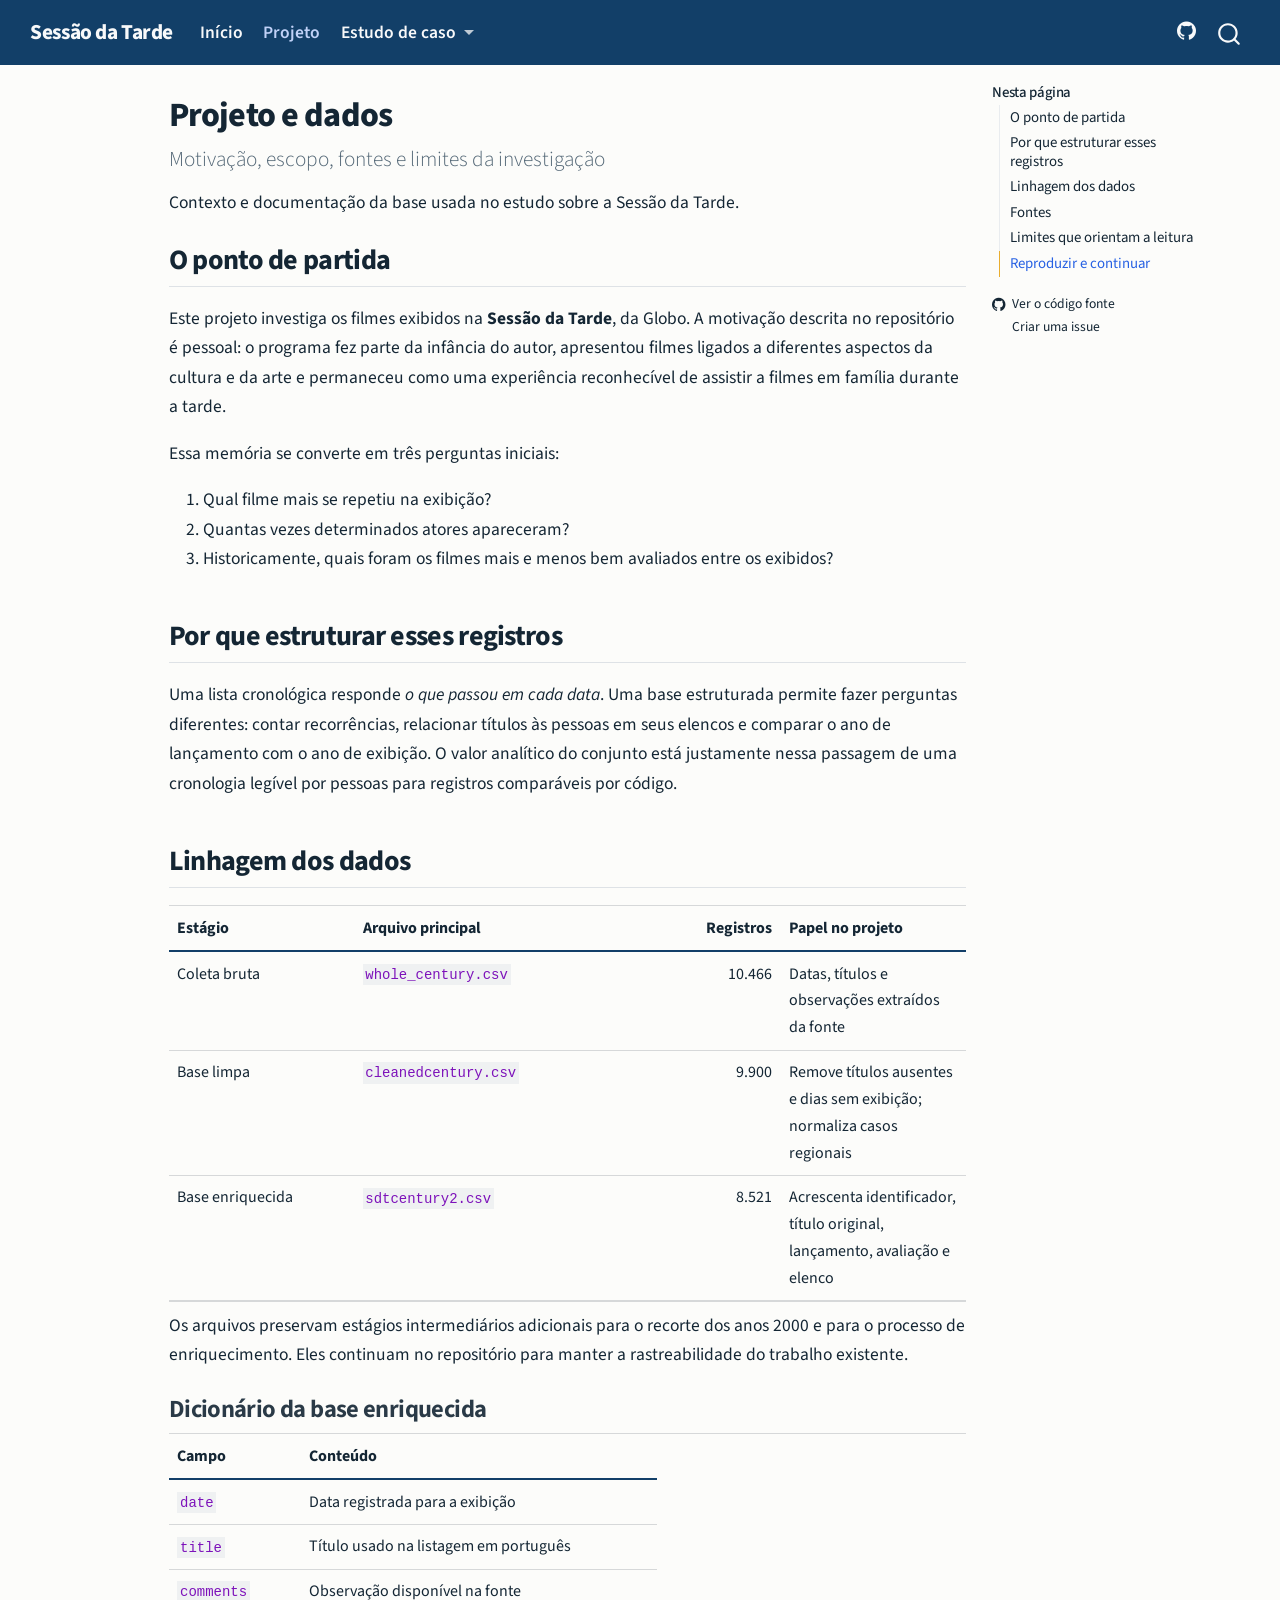
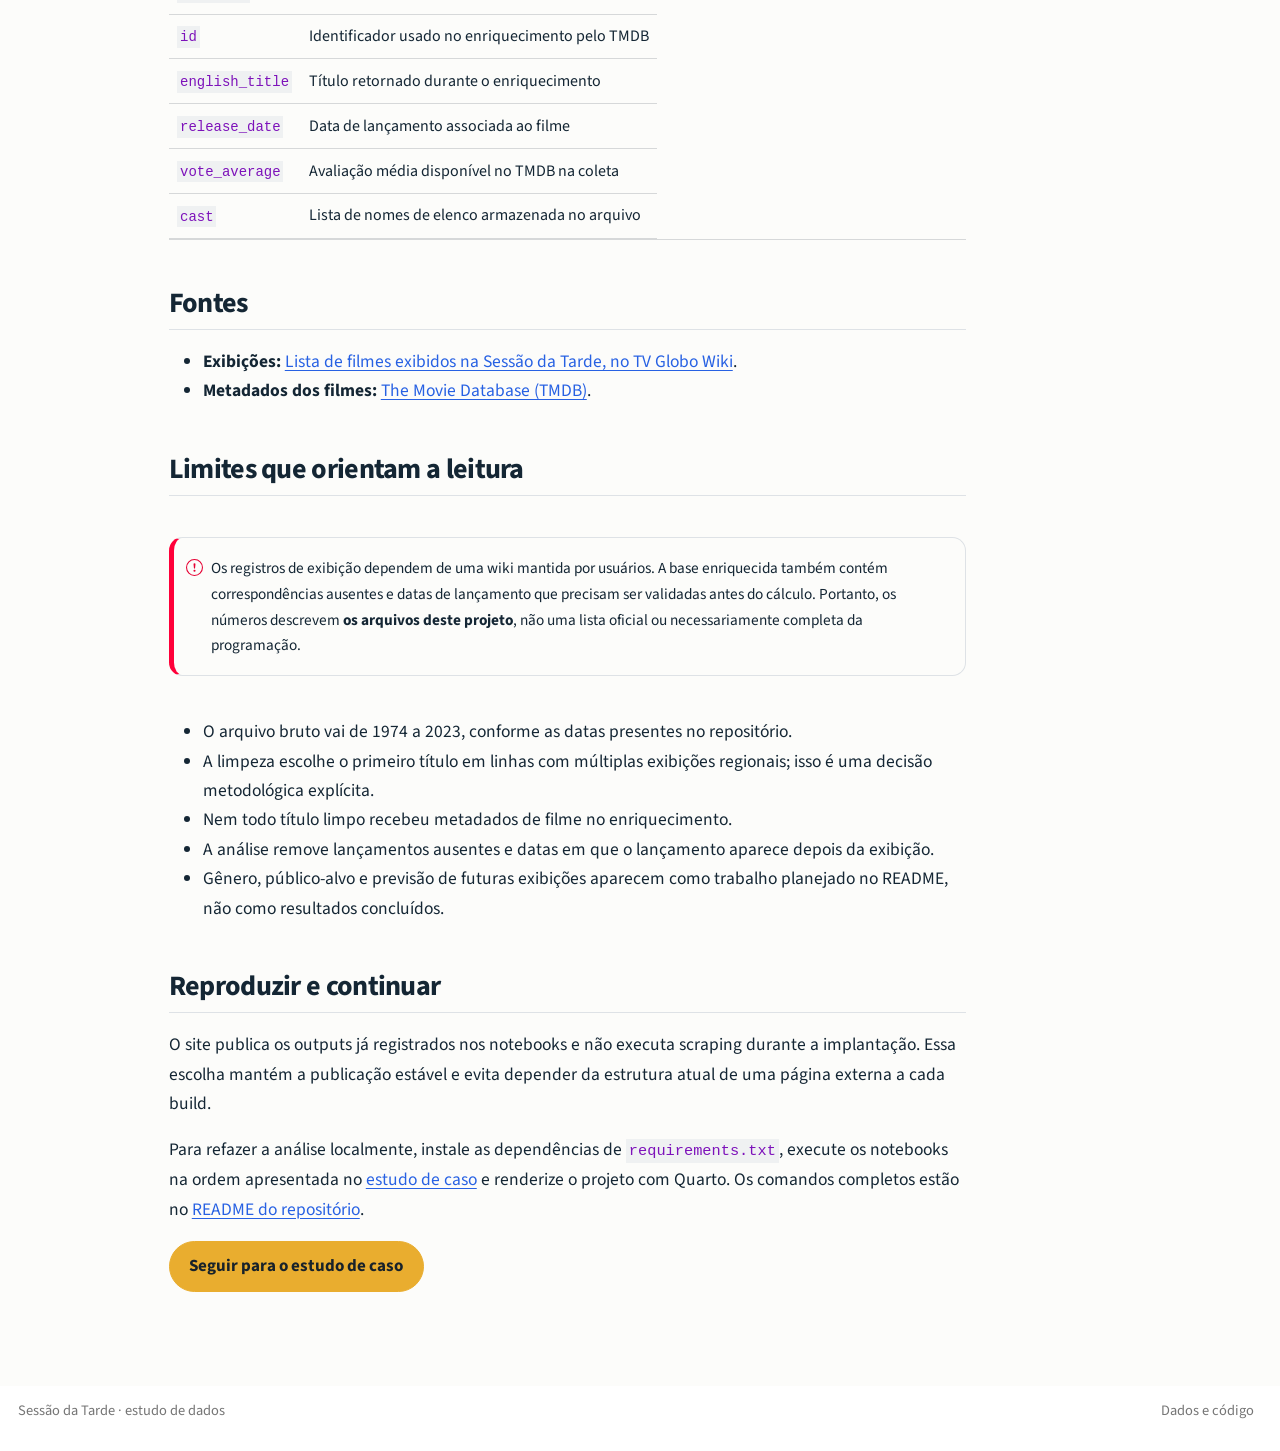
<file: projeto.html>
<!DOCTYPE html>
<html xmlns="http://www.w3.org/1999/xhtml" lang="pt-BR" xml:lang="pt-BR"><head>

<meta charset="utf-8">
<meta name="generator" content="quarto-1.10.18">

<meta name="viewport" content="width=device-width, initial-scale=1.0, user-scalable=yes">

<meta name="description" content="Contexto e documentação da base usada no estudo sobre a Sessão da Tarde.">

<title>Projeto e dados – Sessão da Tarde</title>
<style>
/* Default styles provided by pandoc.
** See https://pandoc.org/MANUAL.html#variables-for-html for config info.
*/
span.smallcaps{font-variant: small-caps;}
div.columns{display: flex; gap: 1.5em;}
div.column{flex: auto;}
@media screen {
div.columns{gap: min(4vw, 1.5em);}
div.column{overflow-x: auto;}
}
div.hanging-indent{margin-left: 1.5em; text-indent: -1.5em;}
ul.task-list{list-style: none;}
ul.task-list li input[type="checkbox"] {
  width: 0.8em;
  margin: 0 0.8em 0.2em -1em; /* quarto-specific, see https://github.com/quarto-dev/quarto-cli/issues/4556 */ 
  vertical-align: middle;
}
</style>


<script src="site_libs/quarto-nav/quarto-nav.js"></script>
<script src="site_libs/clipboard/clipboard.min.js"></script>
<script src="site_libs/quarto-search/autocomplete.umd.js"></script>
<script src="site_libs/quarto-search/fuse.min.js"></script>
<script src="site_libs/quarto-search/quarto-search.js"></script>
<meta name="quarto:offset" content="./">
<link href="./img/favicon.svg" rel="icon" type="image/svg+xml">
<script src="site_libs/quarto-html/quarto.js" type="module"></script>
<script src="site_libs/quarto-html/tabsets/tabsets.js" type="module"></script>
<script src="site_libs/quarto-html/popper.min.js"></script>
<script src="site_libs/quarto-html/tippy.umd.min.js"></script>
<script src="site_libs/quarto-html/anchor.min.js"></script>
<link href="site_libs/quarto-html/tippy.css" rel="stylesheet">
<link href="site_libs/quarto-html/quarto-syntax-highlighting-64a204ab8560d761af7679ceaba22944.css" rel="stylesheet" id="quarto-text-highlighting-styles">
<script src="site_libs/bootstrap/bootstrap.min.js"></script>
<link href="site_libs/bootstrap/bootstrap-icons.css" rel="stylesheet">
<link href="site_libs/bootstrap/bootstrap-ea184cecf867436e7ff03e9be544f765.min.css" rel="stylesheet" append-hash="true" id="quarto-bootstrap" data-mode="light">
<script id="quarto-search-options" type="application/json">{
  "location": "navbar",
  "copy-button": false,
  "collapse-after": 3,
  "panel-placement": "end",
  "type": "overlay",
  "limit": 50,
  "keyboard-shortcut": [
    "f",
    "/",
    "s"
  ],
  "language": {
    "search-no-results-text": "Nenhum resultado",
    "search-matching-documents-text": "documentos correspondentes",
    "search-copy-link-title": "Copiar link para a busca",
    "search-hide-matches-text": "Esconder correspondências adicionais",
    "search-more-match-text": "mais correspondência neste documento",
    "search-more-matches-text": "mais correspondências neste documento",
    "search-clear-button-title": "Limpar",
    "search-text-placeholder": "",
    "search-detached-cancel-button-title": "Cancelar",
    "search-submit-button-title": "Enviar",
    "search-label": "Procurar"
  }
}</script>
<style>html{ scroll-behavior: smooth; }</style>


<meta property="og:title" content="Projeto e dados – Sessão da Tarde">
<meta property="og:description" content="Contexto e documentação da base usada no estudo sobre a Sessão da Tarde.">
<meta property="og:site_name" content="Sessão da Tarde">
<meta name="twitter:title" content="Projeto e dados – Sessão da Tarde">
<meta name="twitter:description" content="Contexto e documentação da base usada no estudo sobre a Sessão da Tarde.">
<meta name="twitter:card" content="summary">
</head>

<body class="nav-fixed quarto-light">

<div id="quarto-search-results"></div>
  <header id="quarto-header" class="headroom fixed-top">
    <nav class="navbar navbar-expand-lg " data-bs-theme="dark">
      <div class="navbar-container container-fluid">
      <div class="navbar-brand-container mx-auto">
    <a class="navbar-brand" href="./index.html">
    <span class="navbar-title">Sessão da Tarde</span>
    </a>
  </div>
            <div id="quarto-search" class="" title="Procurar"></div>
          <button class="navbar-toggler" type="button" data-bs-toggle="collapse" data-bs-target="#navbarCollapse" aria-controls="navbarCollapse" role="menu" aria-expanded="false" aria-label="Alternar de navegação" onclick="if (window.quartoToggleHeadroom) { window.quartoToggleHeadroom(); }">
  <span class="navbar-toggler-icon"></span>
</button>
          <div class="collapse navbar-collapse" id="navbarCollapse">
            <ul class="navbar-nav navbar-nav-scroll me-auto">
  <li class="nav-item">
    <a class="nav-link" href="./index.html"> 
<span class="menu-text">Início</span></a>
  </li>  
  <li class="nav-item">
    <a class="nav-link active" href="./projeto.html" aria-current="page"> 
<span class="menu-text">Projeto</span></a>
  </li>  
  <li class="nav-item dropdown ">
    <a class="nav-link dropdown-toggle" href="#" id="nav-menu-estudo-de-caso" role="link" data-bs-toggle="dropdown" aria-expanded="false">
 <span class="menu-text">Estudo de caso</span>
    </a>
    <ul class="dropdown-menu" aria-labelledby="nav-menu-estudo-de-caso">    
        <li>
    <a class="dropdown-item" href="./estudo.html">
 <span class="dropdown-text">Visão geral</span></a>
  </li>  
        <li>
    <a class="dropdown-item" href="./sessao_da_tarde/scraping.html">
 <span class="dropdown-text">1 · Construção da base</span></a>
  </li>  
        <li>
    <a class="dropdown-item" href="./sessao_da_tarde/cleaning.html">
 <span class="dropdown-text">2 · Curadoria e limpeza</span></a>
  </li>  
        <li>
    <a class="dropdown-item" href="./sessao_da_tarde/Analysis.html">
 <span class="dropdown-text">3 · Análise exploratória</span></a>
  </li>  
    </ul>
  </li>
</ul>
            <ul class="navbar-nav navbar-nav-scroll ms-auto">
  <li class="nav-item compact">
    <a class="nav-link" href="https://github.com/erlonL/SessaodaTarde"> <i class="bi bi-github" role="img" aria-label="Repositório no GitHub">
</i> 
<span class="menu-text"></span></a>
  </li>  
</ul>
          </div> <!-- /navcollapse -->
            <div class="quarto-navbar-tools">
</div>
      </div> <!-- /container-fluid -->
    </nav>
</header>
<!-- content -->
<div id="quarto-content" class="quarto-container page-columns page-rows-contents page-layout-article page-navbar">
<!-- sidebar -->
<!-- margin-sidebar -->
    <div id="quarto-margin-sidebar" class="sidebar margin-sidebar">
        <nav id="TOC" role="doc-toc" class="toc-active">
    <h2 id="toc-title">Nesta página</h2>
   
  <ul>
  <li><a href="#o-ponto-de-partida" id="toc-o-ponto-de-partida" class="nav-link active" data-scroll-target="#o-ponto-de-partida">O ponto de partida</a></li>
  <li><a href="#por-que-estruturar-esses-registros" id="toc-por-que-estruturar-esses-registros" class="nav-link" data-scroll-target="#por-que-estruturar-esses-registros">Por que estruturar esses registros</a></li>
  <li><a href="#linhagem-dos-dados" id="toc-linhagem-dos-dados" class="nav-link" data-scroll-target="#linhagem-dos-dados">Linhagem dos dados</a>
  <ul class="collapse">
  <li><a href="#dicionário-da-base-enriquecida" id="toc-dicionário-da-base-enriquecida" class="nav-link" data-scroll-target="#dicionário-da-base-enriquecida">Dicionário da base enriquecida</a></li>
  </ul></li>
  <li><a href="#fontes" id="toc-fontes" class="nav-link" data-scroll-target="#fontes">Fontes</a></li>
  <li><a href="#limites-que-orientam-a-leitura" id="toc-limites-que-orientam-a-leitura" class="nav-link" data-scroll-target="#limites-que-orientam-a-leitura">Limites que orientam a leitura</a></li>
  <li><a href="#reproduzir-e-continuar" id="toc-reproduzir-e-continuar" class="nav-link" data-scroll-target="#reproduzir-e-continuar">Reproduzir e continuar</a></li>
  </ul>
<div class="toc-actions"><ul><li><a href="https://github.com/erlonL/SessaodaTarde/blob/main/projeto.qmd" class="toc-action"><i class="bi bi-github"></i>Ver o código fonte</a></li><li><a href="https://github.com/erlonL/SessaodaTarde/issues/new" class="toc-action"><i class="bi empty"></i>Criar uma issue</a></li></ul></div></nav>
    </div>
<!-- main -->
<main class="content" id="quarto-document-content">

<header id="title-block-header" class="quarto-title-block default">
<div class="quarto-title">
<h1 class="title">Projeto e dados</h1>
<p class="subtitle lead">Motivação, escopo, fontes e limites da investigação</p>
</div>

<div>
  <div class="description">
    Contexto e documentação da base usada no estudo sobre a Sessão da Tarde.
  </div>
</div>


<div class="quarto-title-meta">

    
  
    
  </div>
  


</header>


<section id="o-ponto-de-partida" class="level2">
<h2 class="anchored" data-anchor-id="o-ponto-de-partida">O ponto de partida</h2>
<p>Este projeto investiga os filmes exibidos na <strong>Sessão da Tarde</strong>, da Globo. A motivação descrita no repositório é pessoal: o programa fez parte da infância do autor, apresentou filmes ligados a diferentes aspectos da cultura e da arte e permaneceu como uma experiência reconhecível de assistir a filmes em família durante a tarde.</p>
<p>Essa memória se converte em três perguntas iniciais:</p>
<ol type="1">
<li>Qual filme mais se repetiu na exibição?</li>
<li>Quantas vezes determinados atores apareceram?</li>
<li>Historicamente, quais foram os filmes mais e menos bem avaliados entre os exibidos?</li>
</ol>
</section>
<section id="por-que-estruturar-esses-registros" class="level2">
<h2 class="anchored" data-anchor-id="por-que-estruturar-esses-registros">Por que estruturar esses registros</h2>
<p>Uma lista cronológica responde <em>o que passou em cada data</em>. Uma base estruturada permite fazer perguntas diferentes: contar recorrências, relacionar títulos às pessoas em seus elencos e comparar o ano de lançamento com o ano de exibição. O valor analítico do conjunto está justamente nessa passagem de uma cronologia legível por pessoas para registros comparáveis por código.</p>
</section>
<section id="linhagem-dos-dados" class="level2">
<h2 class="anchored" data-anchor-id="linhagem-dos-dados">Linhagem dos dados</h2>
<table class="caption-top table">
<colgroup>
<col style="width: 23%">
<col style="width: 23%">
<col style="width: 30%">
<col style="width: 23%">
</colgroup>
<thead>
<tr class="header">
<th>Estágio</th>
<th>Arquivo principal</th>
<th style="text-align: right;">Registros</th>
<th>Papel no projeto</th>
</tr>
</thead>
<tbody>
<tr class="odd">
<td>Coleta bruta</td>
<td><code>whole_century.csv</code></td>
<td style="text-align: right;">10.466</td>
<td>Datas, títulos e observações extraídos da fonte</td>
</tr>
<tr class="even">
<td>Base limpa</td>
<td><code>cleanedcentury.csv</code></td>
<td style="text-align: right;">9.900</td>
<td>Remove títulos ausentes e dias sem exibição; normaliza casos regionais</td>
</tr>
<tr class="odd">
<td>Base enriquecida</td>
<td><code>sdtcentury2.csv</code></td>
<td style="text-align: right;">8.521</td>
<td>Acrescenta identificador, título original, lançamento, avaliação e elenco</td>
</tr>
</tbody>
</table>
<p>Os arquivos preservam estágios intermediários adicionais para o recorte dos anos 2000 e para o processo de enriquecimento. Eles continuam no repositório para manter a rastreabilidade do trabalho existente.</p>
<section id="dicionário-da-base-enriquecida" class="level3">
<h3 class="anchored" data-anchor-id="dicionário-da-base-enriquecida">Dicionário da base enriquecida</h3>
<table class="caption-top table">
<thead>
<tr class="header">
<th>Campo</th>
<th>Conteúdo</th>
</tr>
</thead>
<tbody>
<tr class="odd">
<td><code>date</code></td>
<td>Data registrada para a exibição</td>
</tr>
<tr class="even">
<td><code>title</code></td>
<td>Título usado na listagem em português</td>
</tr>
<tr class="odd">
<td><code>comments</code></td>
<td>Observação disponível na fonte</td>
</tr>
<tr class="even">
<td><code>id</code></td>
<td>Identificador usado no enriquecimento pelo TMDB</td>
</tr>
<tr class="odd">
<td><code>english_title</code></td>
<td>Título retornado durante o enriquecimento</td>
</tr>
<tr class="even">
<td><code>release_date</code></td>
<td>Data de lançamento associada ao filme</td>
</tr>
<tr class="odd">
<td><code>vote_average</code></td>
<td>Avaliação média disponível no TMDB na coleta</td>
</tr>
<tr class="even">
<td><code>cast</code></td>
<td>Lista de nomes de elenco armazenada no arquivo</td>
</tr>
</tbody>
</table>
</section>
</section>
<section id="fontes" class="level2">
<h2 class="anchored" data-anchor-id="fontes">Fontes</h2>
<ul>
<li><strong>Exibições:</strong> <a href="https://tvglobo.fandom.com/pt-br/wiki/Lista_de_filmes_exibidos_na_Sess%C3%A3o_da_Tarde">Lista de filmes exibidos na Sessão da Tarde, no TV Globo Wiki</a>.</li>
<li><strong>Metadados dos filmes:</strong> <a href="https://www.themoviedb.org/">The Movie Database (TMDB)</a>.</li>
</ul>
</section>
<section id="limites-que-orientam-a-leitura" class="level2">
<h2 class="anchored" data-anchor-id="limites-que-orientam-a-leitura">Limites que orientam a leitura</h2>
<div class="callout callout-style-simple callout-important">
<div class="callout-body d-flex">
<div class="callout-icon-container">
<i class="callout-icon"></i>
</div>
<div class="callout-body-container">
<p>Os registros de exibição dependem de uma wiki mantida por usuários. A base enriquecida também contém correspondências ausentes e datas de lançamento que precisam ser validadas antes do cálculo. Portanto, os números descrevem <strong>os arquivos deste projeto</strong>, não uma lista oficial ou necessariamente completa da programação.</p>
</div>
</div>
</div>
<ul>
<li>O arquivo bruto vai de 1974 a 2023, conforme as datas presentes no repositório.</li>
<li>A limpeza escolhe o primeiro título em linhas com múltiplas exibições regionais; isso é uma decisão metodológica explícita.</li>
<li>Nem todo título limpo recebeu metadados de filme no enriquecimento.</li>
<li>A análise remove lançamentos ausentes e datas em que o lançamento aparece depois da exibição.</li>
<li>Gênero, público-alvo e previsão de futuras exibições aparecem como trabalho planejado no README, não como resultados concluídos.</li>
</ul>
</section>
<section id="reproduzir-e-continuar" class="level2">
<h2 class="anchored" data-anchor-id="reproduzir-e-continuar">Reproduzir e continuar</h2>
<p>O site publica os outputs já registrados nos notebooks e não executa scraping durante a implantação. Essa escolha mantém a publicação estável e evita depender da estrutura atual de uma página externa a cada build.</p>
<p>Para refazer a análise localmente, instale as dependências de <code>requirements.txt</code>, execute os notebooks na ordem apresentada no <a href="./estudo.html">estudo de caso</a> e renderize o projeto com Quarto. Os comandos completos estão no <a href="https://github.com/erlonL/SessaodaTarde#desenvolvimento-local">README do repositório</a>.</p>
<p><a href="./estudo.html" class="btn btn-primary">Seguir para o estudo de caso</a></p>


</section>

<a onclick="window.scrollTo(0, 0); return false;" role="button" id="quarto-back-to-top"><i class="bi bi-arrow-up"></i> De volta ao topo</a></main> <!-- /main -->
<script id="quarto-html-after-body" type="application/javascript">
  window.document.addEventListener("DOMContentLoaded", function (event) {
    const icon = "";
    const anchorJS = new window.AnchorJS();
    anchorJS.options = {
      placement: 'right',
      icon: icon
    };
    anchorJS.add('.anchored');
    const isCodeAnnotation = (el) => {
      for (const clz of el.classList) {
        if (clz.startsWith('code-annotation-')) {                     
          return true;
        }
      }
      return false;
    }
    const onCopySuccess = function(e) {
      // button target
      const button = e.trigger;
      // don't keep focus
      button.blur();
      // flash "checked"
      button.classList.add('code-copy-button-checked');
      var currentTitle = button.getAttribute("title");
      button.setAttribute("title", "Copiada");
      let tooltip;
      if (window.bootstrap) {
        button.setAttribute("data-bs-toggle", "tooltip");
        button.setAttribute("data-bs-placement", "left");
        button.setAttribute("data-bs-title", "Copiada");
        tooltip = new bootstrap.Tooltip(button, 
          { trigger: "manual", 
            customClass: "code-copy-button-tooltip",
            offset: [0, -8]});
        tooltip.show();    
      }
      setTimeout(function() {
        if (tooltip) {
          tooltip.hide();
          button.removeAttribute("data-bs-title");
          button.removeAttribute("data-bs-toggle");
          button.removeAttribute("data-bs-placement");
        }
        button.setAttribute("title", currentTitle);
        button.classList.remove('code-copy-button-checked');
      }, 1000);
      // clear code selection
      e.clearSelection();
    }
    const getTextToCopy = function(trigger) {
      const outerScaffold = trigger.parentElement.cloneNode(true);
      const codeEl = outerScaffold.querySelector('code');
      for (const childEl of codeEl.children) {
        if (isCodeAnnotation(childEl)) {
          childEl.remove();
        }
      }
      return codeEl.innerText;
    }
    const clipboard = new window.ClipboardJS('.code-copy-button:not([data-in-quarto-modal])', {
      text: getTextToCopy
    });
    clipboard.on('success', onCopySuccess);
    if (window.document.getElementById('quarto-embedded-source-code-modal')) {
      const clipboardModal = new window.ClipboardJS('.code-copy-button[data-in-quarto-modal]', {
        text: getTextToCopy,
        container: window.document.getElementById('quarto-embedded-source-code-modal')
      });
      clipboardModal.on('success', onCopySuccess);
    }
      var localhostRegex = new RegExp(/^(?:http|https):\/\/localhost\:?[0-9]*\//);
      var mailtoRegex = new RegExp(/^mailto:/);
        var filterRegex = new RegExp("https:\/\/erlonl\.github\.io\/SessaodaTarde\/");
      var isInternal = (href) => {
          return filterRegex.test(href) || localhostRegex.test(href) || mailtoRegex.test(href);
      }
      // Inspect non-navigation links and adorn them if external
     var links = window.document.querySelectorAll('a[href]:not(.nav-link):not(.navbar-brand):not(.toc-action):not(.sidebar-link):not(.sidebar-item-toggle):not(.pagination-link):not(.no-external):not([aria-hidden]):not(.dropdown-item):not(.quarto-navigation-tool):not(.about-link)');
      for (var i=0; i<links.length; i++) {
        const link = links[i];
        if (!isInternal(link.href)) {
          // undo the damage that might have been done by quarto-nav.js in the case of
          // links that we want to consider external
          if (link.dataset.originalHref !== undefined) {
            link.href = link.dataset.originalHref;
          }
            // target, if specified
            link.setAttribute("target", "_blank");
            if (link.getAttribute("rel") === null) {
              link.setAttribute("rel", "noopener");
            }
        }
      }
    function tippyHover(el, contentFn, onTriggerFn, onUntriggerFn) {
      const config = {
        allowHTML: true,
        maxWidth: 500,
        delay: 100,
        arrow: false,
        appendTo: function(el) {
            return el.parentElement;
        },
        interactive: true,
        interactiveBorder: 10,
        theme: 'quarto',
        placement: 'bottom-start',
      };
      if (contentFn) {
        config.content = contentFn;
      }
      if (onTriggerFn) {
        config.onTrigger = onTriggerFn;
      }
      if (onUntriggerFn) {
        config.onUntrigger = onUntriggerFn;
      }
      window.tippy(el, config); 
    }
    const noterefs = window.document.querySelectorAll('a[role="doc-noteref"]');
    for (var i=0; i<noterefs.length; i++) {
      const ref = noterefs[i];
      tippyHover(ref, function() {
        // use id or data attribute instead here
        let href = ref.getAttribute('data-footnote-href') || ref.getAttribute('href');
        try { href = new URL(href).hash; } catch {}
        const id = href.replace(/^#\/?/, "");
        const note = window.document.getElementById(id);
        if (note) {
          return note.innerHTML;
        } else {
          return "";
        }
      });
    }
    const xrefs = window.document.querySelectorAll('a.quarto-xref');
    const processXRef = (id, note) => {
      // Strip column container classes
      const stripColumnClz = (el) => {
        el.classList.remove("page-full", "page-columns");
        if (el.children) {
          for (const child of el.children) {
            stripColumnClz(child);
          }
        }
      }
      stripColumnClz(note)
      if (id === null || id.startsWith('sec-')) {
        // Special case sections, only their first couple elements
        const container = document.createElement("div");
        if (note.children && note.children.length > 2) {
          container.appendChild(note.children[0].cloneNode(true));
          for (let i = 1; i < note.children.length; i++) {
            const child = note.children[i];
            if (child.tagName === "P" && child.innerText === "") {
              continue;
            } else {
              container.appendChild(child.cloneNode(true));
              break;
            }
          }
          if (window.Quarto?.typesetMath) {
            window.Quarto.typesetMath(container);
          }
          return container.innerHTML
        } else {
          if (window.Quarto?.typesetMath) {
            window.Quarto.typesetMath(note);
          }
          return note.innerHTML;
        }
      } else {
        // Remove any anchor links if they are present
        const anchorLink = note.querySelector('a.anchorjs-link');
        if (anchorLink) {
          anchorLink.remove();
        }
        if (window.Quarto?.typesetMath) {
          window.Quarto.typesetMath(note);
        }
        if (note.classList.contains("callout")) {
          return note.outerHTML;
        } else {
          return note.innerHTML;
        }
      }
    }
    for (var i=0; i<xrefs.length; i++) {
      const xref = xrefs[i];
      tippyHover(xref, undefined, function(instance) {
        instance.disable();
        let url = xref.getAttribute('href');
        let hash = undefined; 
        if (url.startsWith('#')) {
          hash = url;
        } else {
          try { hash = new URL(url).hash; } catch {}
        }
        if (hash) {
          const id = hash.replace(/^#\/?/, "");
          const note = window.document.getElementById(id);
          if (note !== null) {
            try {
              const html = processXRef(id, note.cloneNode(true));
              instance.setContent(html);
            } finally {
              instance.enable();
              instance.show();
            }
          } else {
            // See if we can fetch this
            fetch(url.split('#')[0])
            .then(res => res.text())
            .then(html => {
              const parser = new DOMParser();
              const htmlDoc = parser.parseFromString(html, "text/html");
              const note = htmlDoc.getElementById(id);
              if (note !== null) {
                const html = processXRef(id, note);
                instance.setContent(html);
              } 
            }).finally(() => {
              instance.enable();
              instance.show();
            });
          }
        } else {
          // See if we can fetch a full url (with no hash to target)
          // This is a special case and we should probably do some content thinning / targeting
          fetch(url)
          .then(res => res.text())
          .then(html => {
            const parser = new DOMParser();
            const htmlDoc = parser.parseFromString(html, "text/html");
            const note = htmlDoc.querySelector('main.content');
            if (note !== null) {
              // This should only happen for chapter cross references
              // (since there is no id in the URL)
              // remove the first header
              if (note.children.length > 0 && note.children[0].tagName === "HEADER") {
                note.children[0].remove();
              }
              const html = processXRef(null, note);
              instance.setContent(html);
            } 
          }).finally(() => {
            instance.enable();
            instance.show();
          });
        }
      }, function(instance) {
      });
    }
        let selectedAnnoteEl;
        const selectorForAnnotation = ( cell, annotation) => {
          let cellAttr = 'data-code-cell="' + cell + '"';
          let lineAttr = 'data-code-annotation="' +  annotation + '"';
          const selector = 'span[' + cellAttr + '][' + lineAttr + ']';
          return selector;
        }
        const selectCodeLines = (annoteEl) => {
          const doc = window.document;
          const targetCell = annoteEl.getAttribute("data-target-cell");
          const targetAnnotation = annoteEl.getAttribute("data-target-annotation");
          const annoteSpan = window.document.querySelector(selectorForAnnotation(targetCell, targetAnnotation));
          const lines = annoteSpan.getAttribute("data-code-lines").split(",");
          const lineIds = lines.map((line) => {
            return targetCell + "-" + line;
          })
          let top = null;
          let height = null;
          let parent = null;
          if (lineIds.length > 0) {
              //compute the position of the single el (top and bottom and make a div)
              const el = window.document.getElementById(lineIds[0]);
              top = el.offsetTop;
              height = el.offsetHeight;
              parent = el.parentElement.parentElement;
            if (lineIds.length > 1) {
              const lastEl = window.document.getElementById(lineIds[lineIds.length - 1]);
              const bottom = lastEl.offsetTop + lastEl.offsetHeight;
              height = bottom - top;
            }
            if (top !== null && height !== null && parent !== null) {
              // cook up a div (if necessary) and position it 
              let div = window.document.getElementById("code-annotation-line-highlight");
              if (div === null) {
                div = window.document.createElement("div");
                div.setAttribute("id", "code-annotation-line-highlight");
                div.style.position = 'absolute';
                parent.appendChild(div);
              }
              div.style.top = top - 2 + "px";
              div.style.height = height + 4 + "px";
              div.style.left = 0;
              let gutterDiv = window.document.getElementById("code-annotation-line-highlight-gutter");
              if (gutterDiv === null) {
                gutterDiv = window.document.createElement("div");
                gutterDiv.setAttribute("id", "code-annotation-line-highlight-gutter");
                gutterDiv.style.position = 'absolute';
                const codeCell = window.document.getElementById(targetCell);
                const gutter = codeCell.querySelector('.code-annotation-gutter');
                gutter.appendChild(gutterDiv);
              }
              gutterDiv.style.top = top - 2 + "px";
              gutterDiv.style.height = height + 4 + "px";
            }
            selectedAnnoteEl = annoteEl;
          }
        };
        const unselectCodeLines = () => {
          const elementsIds = ["code-annotation-line-highlight", "code-annotation-line-highlight-gutter"];
          elementsIds.forEach((elId) => {
            const div = window.document.getElementById(elId);
            if (div) {
              div.remove();
            }
          });
          selectedAnnoteEl = undefined;
        };
          // Handle positioning of the toggle
      window.addEventListener(
        "resize",
        throttle(() => {
          elRect = undefined;
          if (selectedAnnoteEl) {
            selectCodeLines(selectedAnnoteEl);
          }
        }, 10)
      );
      function throttle(fn, ms) {
      let throttle = false;
      let timer;
        return (...args) => {
          if(!throttle) { // first call gets through
              fn.apply(this, args);
              throttle = true;
          } else { // all the others get throttled
              if(timer) clearTimeout(timer); // cancel #2
              timer = setTimeout(() => {
                fn.apply(this, args);
                timer = throttle = false;
              }, ms);
          }
        };
      }
        // Attach click handler to the DT
        const annoteDls = window.document.querySelectorAll('dt[data-target-cell]');
        for (const annoteDlNode of annoteDls) {
          annoteDlNode.addEventListener('click', (event) => {
            const clickedEl = event.target;
            if (clickedEl !== selectedAnnoteEl) {
              unselectCodeLines();
              const activeEl = window.document.querySelector('dt[data-target-cell].code-annotation-active');
              if (activeEl) {
                activeEl.classList.remove('code-annotation-active');
              }
              selectCodeLines(clickedEl);
              clickedEl.classList.add('code-annotation-active');
            } else {
              // Unselect the line
              unselectCodeLines();
              clickedEl.classList.remove('code-annotation-active');
            }
          });
        }
    const findCites = (el) => {
      const parentEl = el.parentElement;
      if (parentEl) {
        const cites = parentEl.dataset.cites;
        if (cites) {
          return {
            el,
            cites: cites.split(' ')
          };
        } else {
          return findCites(el.parentElement)
        }
      } else {
        return undefined;
      }
    };
    var bibliorefs = window.document.querySelectorAll('a[role="doc-biblioref"]');
    for (var i=0; i<bibliorefs.length; i++) {
      const ref = bibliorefs[i];
      const citeInfo = findCites(ref);
      if (citeInfo) {
        tippyHover(citeInfo.el, function() {
          var popup = window.document.createElement('div');
          citeInfo.cites.forEach(function(cite) {
            var citeDiv = window.document.createElement('div');
            citeDiv.classList.add('hanging-indent');
            citeDiv.classList.add('csl-entry');
            var biblioDiv = window.document.getElementById('ref-' + cite);
            if (biblioDiv) {
              citeDiv.innerHTML = biblioDiv.innerHTML;
            }
            popup.appendChild(citeDiv);
          });
          return popup.innerHTML;
        });
      }
    }
  });
  </script>
</div> <!-- /content -->
<footer class="footer">
  <div class="nav-footer">
    <div class="nav-footer-left">
<p>Sessão da Tarde · estudo de dados</p>
</div>   
    <div class="nav-footer-center">
      &nbsp;
    <div class="toc-actions d-sm-block d-md-none"><ul><li><a href="https://github.com/erlonL/SessaodaTarde/blob/main/projeto.qmd" class="toc-action"><i class="bi bi-github"></i>Ver o código fonte</a></li><li><a href="https://github.com/erlonL/SessaodaTarde/issues/new" class="toc-action"><i class="bi empty"></i>Criar uma issue</a></li></ul></div></div>
    <div class="nav-footer-right">
      <ul class="footer-items list-unstyled">
    <li class="nav-item">
    <a class="nav-link" href="https://github.com/erlonL/SessaodaTarde">
<p>Dados e código</p>
</a>
  </li>  
</ul>
    </div>
  </div>
</footer>




<script src="site_libs/quarto-html/zenscroll-min.js"></script>
</body></html>
</file>
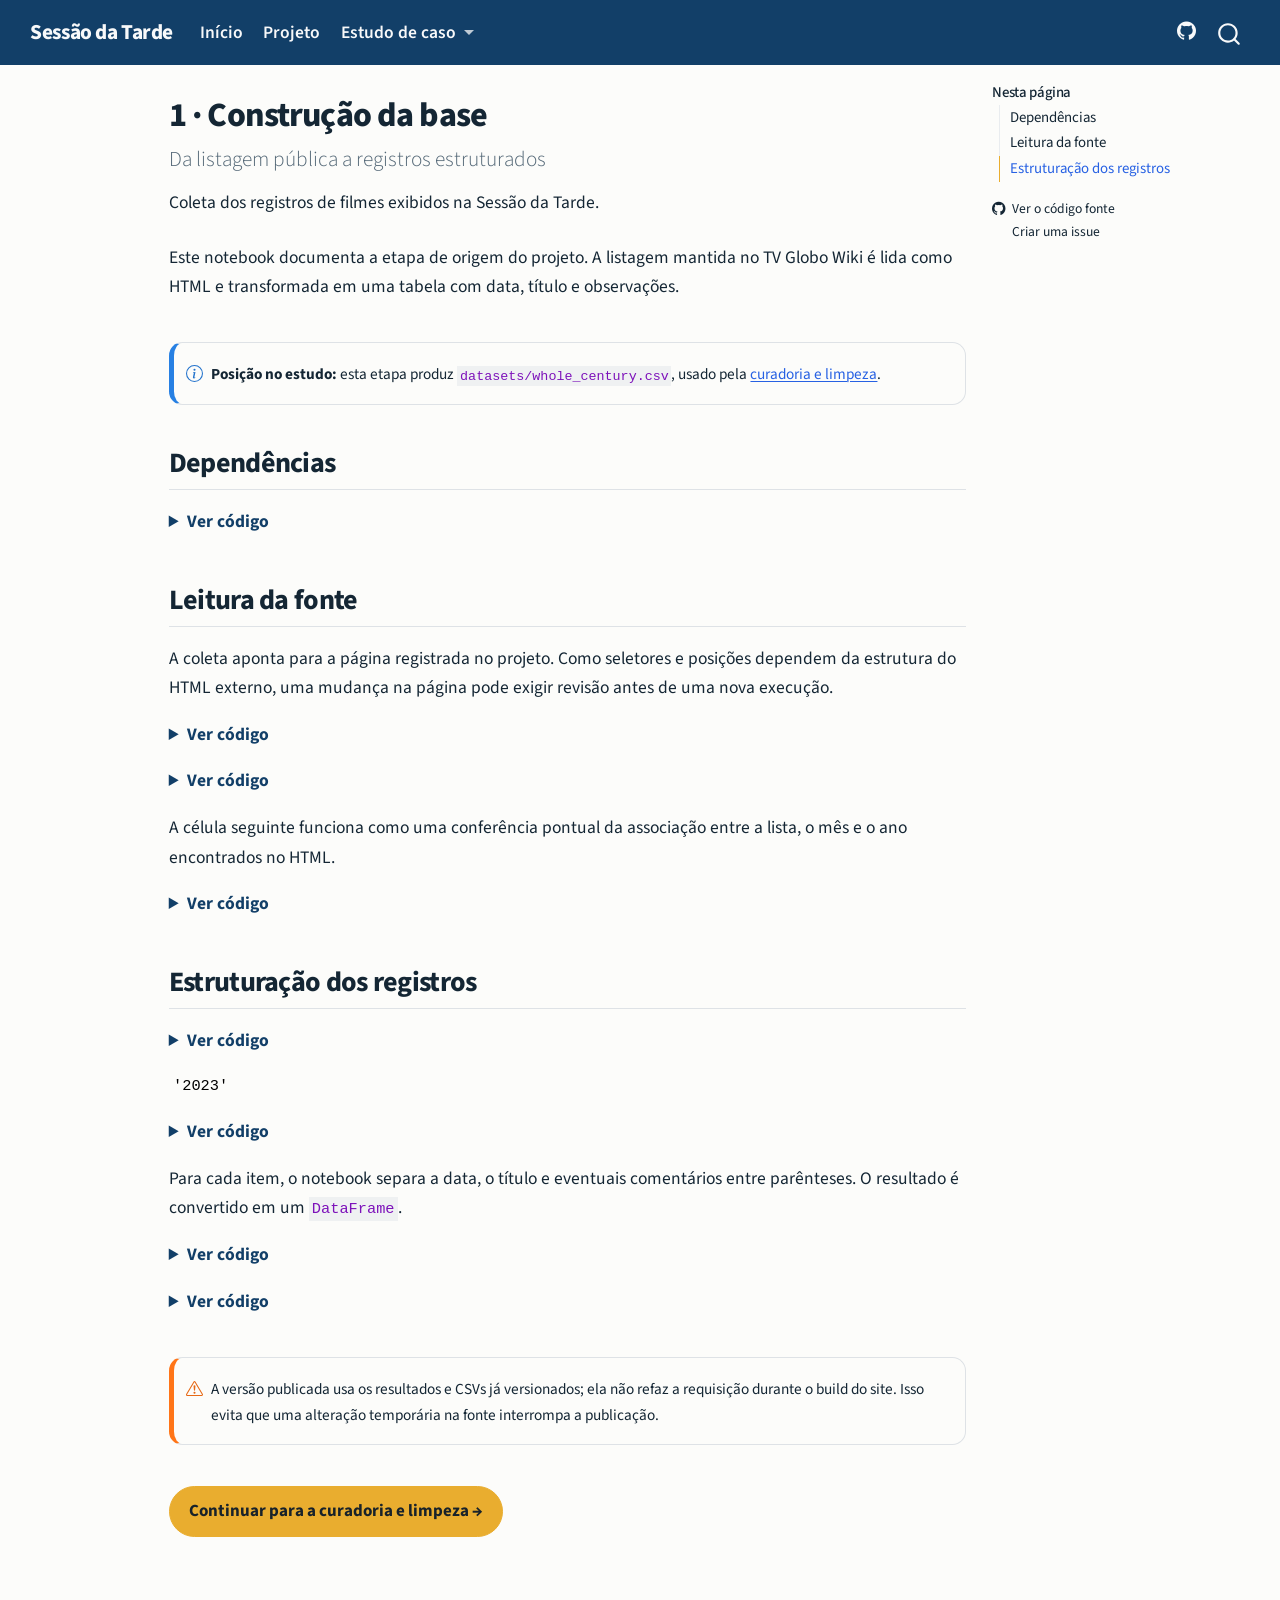
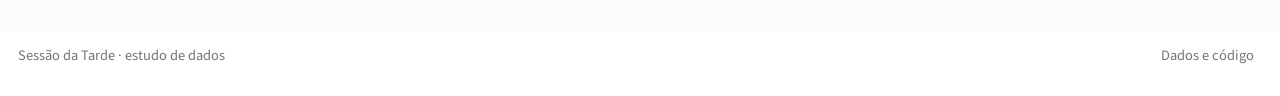
<file: sessao_da_tarde/scraping.html>
<!DOCTYPE html>
<html xmlns="http://www.w3.org/1999/xhtml" lang="pt-BR" xml:lang="pt-BR"><head>

<meta charset="utf-8">
<meta name="generator" content="quarto-1.10.18">

<meta name="viewport" content="width=device-width, initial-scale=1.0, user-scalable=yes">

<meta name="description" content="Coleta dos registros de filmes exibidos na Sessão da Tarde.">

<title>1 · Construção da base – Sessão da Tarde</title>
<style>
/* Default styles provided by pandoc.
** See https://pandoc.org/MANUAL.html#variables-for-html for config info.
*/
span.smallcaps{font-variant: small-caps;}
div.columns{display: flex; gap: 1.5em;}
div.column{flex: auto;}
@media screen {
div.columns{gap: min(4vw, 1.5em);}
div.column{overflow-x: auto;}
}
div.hanging-indent{margin-left: 1.5em; text-indent: -1.5em;}
ul.task-list{list-style: none;}
ul.task-list li input[type="checkbox"] {
  width: 0.8em;
  margin: 0 0.8em 0.2em -1em; /* quarto-specific, see https://github.com/quarto-dev/quarto-cli/issues/4556 */ 
  vertical-align: middle;
}
/* CSS for syntax highlighting */
html { -webkit-text-size-adjust: 100%; }
pre > code.sourceCode { white-space: pre; position: relative; }
pre > code.sourceCode > span { display: inline-block; line-height: 1.25; }
pre > code.sourceCode > span:empty { height: 1.2em; }
.sourceCode { overflow: visible; }
code.sourceCode > span { color: inherit; text-decoration: inherit; }
div.sourceCode { margin: 1em 0; }
pre.sourceCode { margin: 0; }
@media screen {
div.sourceCode { overflow: auto; }
}
@media print {
pre > code.sourceCode { white-space: pre-wrap; }
pre > code.sourceCode > span { text-indent: -5em; padding-left: 5em; }
}
pre.numberSource code
  { counter-reset: source-line 0; }
pre.numberSource code > span
  { position: relative; left: -4em; counter-increment: source-line; }
pre.numberSource code > span > a:first-child::before
  { content: counter(source-line);
    position: relative; left: -1em; text-align: right; vertical-align: baseline;
    border: none; display: inline-block;
    -webkit-touch-callout: none; -webkit-user-select: none;
    -khtml-user-select: none; -moz-user-select: none;
    -ms-user-select: none; user-select: none;
    padding: 0 4px; width: 4em;
  }
pre.numberSource { margin-left: 3em;  padding-left: 4px; }
div.sourceCode
  {   }
@media screen {
pre > code.sourceCode > span > a:first-child::before { text-decoration: underline; }
}
</style>


<script src="../site_libs/quarto-nav/quarto-nav.js"></script>
<script src="../site_libs/clipboard/clipboard.min.js"></script>
<script src="../site_libs/quarto-search/autocomplete.umd.js"></script>
<script src="../site_libs/quarto-search/fuse.min.js"></script>
<script src="../site_libs/quarto-search/quarto-search.js"></script>
<meta name="quarto:offset" content="../">
<link href="../img/favicon.svg" rel="icon" type="image/svg+xml">
<script src="../site_libs/quarto-html/quarto.js" type="module"></script>
<script src="../site_libs/quarto-html/tabsets/tabsets.js" type="module"></script>
<script src="../site_libs/quarto-html/popper.min.js"></script>
<script src="../site_libs/quarto-html/tippy.umd.min.js"></script>
<script src="../site_libs/quarto-html/anchor.min.js"></script>
<link href="../site_libs/quarto-html/tippy.css" rel="stylesheet">
<link href="../site_libs/quarto-html/quarto-syntax-highlighting-64a204ab8560d761af7679ceaba22944.css" rel="stylesheet" id="quarto-text-highlighting-styles">
<script src="../site_libs/bootstrap/bootstrap.min.js"></script>
<link href="../site_libs/bootstrap/bootstrap-icons.css" rel="stylesheet">
<link href="../site_libs/bootstrap/bootstrap-ea184cecf867436e7ff03e9be544f765.min.css" rel="stylesheet" append-hash="true" id="quarto-bootstrap" data-mode="light">
<script id="quarto-search-options" type="application/json">{
  "location": "navbar",
  "copy-button": false,
  "collapse-after": 3,
  "panel-placement": "end",
  "type": "overlay",
  "limit": 50,
  "keyboard-shortcut": [
    "f",
    "/",
    "s"
  ],
  "language": {
    "search-no-results-text": "Nenhum resultado",
    "search-matching-documents-text": "documentos correspondentes",
    "search-copy-link-title": "Copiar link para a busca",
    "search-hide-matches-text": "Esconder correspondências adicionais",
    "search-more-match-text": "mais correspondência neste documento",
    "search-more-matches-text": "mais correspondências neste documento",
    "search-clear-button-title": "Limpar",
    "search-text-placeholder": "",
    "search-detached-cancel-button-title": "Cancelar",
    "search-submit-button-title": "Enviar",
    "search-label": "Procurar"
  }
}</script>
<style>html{ scroll-behavior: smooth; }</style>


<meta property="og:title" content="1 · Construção da base – Sessão da Tarde">
<meta property="og:description" content="Coleta dos registros de filmes exibidos na Sessão da Tarde.">
<meta property="og:site_name" content="Sessão da Tarde">
<meta name="twitter:title" content="1 · Construção da base – Sessão da Tarde">
<meta name="twitter:description" content="Coleta dos registros de filmes exibidos na Sessão da Tarde.">
<meta name="twitter:card" content="summary">
</head>

<body class="nav-fixed quarto-light">

<div id="quarto-search-results"></div>
  <header id="quarto-header" class="headroom fixed-top">
    <nav class="navbar navbar-expand-lg " data-bs-theme="dark">
      <div class="navbar-container container-fluid">
      <div class="navbar-brand-container mx-auto">
    <a class="navbar-brand" href="../index.html">
    <span class="navbar-title">Sessão da Tarde</span>
    </a>
  </div>
            <div id="quarto-search" class="" title="Procurar"></div>
          <button class="navbar-toggler" type="button" data-bs-toggle="collapse" data-bs-target="#navbarCollapse" aria-controls="navbarCollapse" role="menu" aria-expanded="false" aria-label="Alternar de navegação" onclick="if (window.quartoToggleHeadroom) { window.quartoToggleHeadroom(); }">
  <span class="navbar-toggler-icon"></span>
</button>
          <div class="collapse navbar-collapse" id="navbarCollapse">
            <ul class="navbar-nav navbar-nav-scroll me-auto">
  <li class="nav-item">
    <a class="nav-link" href="../index.html"> 
<span class="menu-text">Início</span></a>
  </li>  
  <li class="nav-item">
    <a class="nav-link" href="../projeto.html"> 
<span class="menu-text">Projeto</span></a>
  </li>  
  <li class="nav-item dropdown ">
    <a class="nav-link dropdown-toggle" href="#" id="nav-menu-estudo-de-caso" role="link" data-bs-toggle="dropdown" aria-expanded="false">
 <span class="menu-text">Estudo de caso</span>
    </a>
    <ul class="dropdown-menu" aria-labelledby="nav-menu-estudo-de-caso">    
        <li>
    <a class="dropdown-item" href="../estudo.html">
 <span class="dropdown-text">Visão geral</span></a>
  </li>  
        <li>
    <a class="dropdown-item" href="../sessao_da_tarde/scraping.html">
 <span class="dropdown-text">1 · Construção da base</span></a>
  </li>  
        <li>
    <a class="dropdown-item" href="../sessao_da_tarde/cleaning.html">
 <span class="dropdown-text">2 · Curadoria e limpeza</span></a>
  </li>  
        <li>
    <a class="dropdown-item" href="../sessao_da_tarde/Analysis.html">
 <span class="dropdown-text">3 · Análise exploratória</span></a>
  </li>  
    </ul>
  </li>
</ul>
            <ul class="navbar-nav navbar-nav-scroll ms-auto">
  <li class="nav-item compact">
    <a class="nav-link" href="https://github.com/erlonL/SessaodaTarde"> <i class="bi bi-github" role="img" aria-label="Repositório no GitHub">
</i> 
<span class="menu-text"></span></a>
  </li>  
</ul>
          </div> <!-- /navcollapse -->
            <div class="quarto-navbar-tools">
</div>
      </div> <!-- /container-fluid -->
    </nav>
</header>
<!-- content -->
<div id="quarto-content" class="quarto-container page-columns page-rows-contents page-layout-article page-navbar">
<!-- sidebar -->
<!-- margin-sidebar -->
    <div id="quarto-margin-sidebar" class="sidebar margin-sidebar">
        <nav id="TOC" role="doc-toc" class="toc-active">
    <h2 id="toc-title">Nesta página</h2>
   
  <ul>
  <li><a href="#dependências" id="toc-dependências" class="nav-link active" data-scroll-target="#dependências">Dependências</a></li>
  <li><a href="#leitura-da-fonte" id="toc-leitura-da-fonte" class="nav-link" data-scroll-target="#leitura-da-fonte">Leitura da fonte</a></li>
  <li><a href="#estruturação-dos-registros" id="toc-estruturação-dos-registros" class="nav-link" data-scroll-target="#estruturação-dos-registros">Estruturação dos registros</a></li>
  </ul>
<div class="toc-actions"><ul><li><a href="https://github.com/erlonL/SessaodaTarde/blob/main/sessao_da_tarde/scraping.ipynb" class="toc-action"><i class="bi bi-github"></i>Ver o código fonte</a></li><li><a href="https://github.com/erlonL/SessaodaTarde/issues/new" class="toc-action"><i class="bi empty"></i>Criar uma issue</a></li></ul></div></nav>
    </div>
<!-- main -->
<main class="content" id="quarto-document-content">

<header id="title-block-header" class="quarto-title-block default">
<div class="quarto-title">
<h1 class="title">1 · Construção da base</h1>
<p class="subtitle lead">Da listagem pública a registros estruturados</p>
</div>

<div>
  <div class="description">
    Coleta dos registros de filmes exibidos na Sessão da Tarde.
  </div>
</div>


<div class="quarto-title-meta">

    
  
    
  </div>
  


</header>


<p>Este notebook documenta a etapa de origem do projeto. A listagem mantida no TV Globo Wiki é lida como HTML e transformada em uma tabela com data, título e observações.</p>
<div class="callout callout-style-simple callout-note">
<div class="callout-body d-flex">
<div class="callout-icon-container">
<i class="callout-icon"></i>
</div>
<div class="callout-body-container">
<p><strong>Posição no estudo:</strong> esta etapa produz <code>datasets/whole_century.csv</code>, usado pela <a href="../sessao_da_tarde/cleaning.html">curadoria e limpeza</a>.</p>
</div>
</div>
</div>
<section id="dependências" class="level2">
<h2 class="anchored" data-anchor-id="dependências">Dependências</h2>
<div id="4810bcdf" class="cell" data-execution_count="2">
<details class="code-fold">
<summary>Ver código</summary>
<div class="code-copy-outer-scaffold"><div class="sourceCode cell-code" id="cb1"><pre class="sourceCode python code-with-copy"><code class="sourceCode python"><span id="cb1-1"><a href="#cb1-1" aria-hidden="true" tabindex="-1"></a><span class="im">import</span> re</span>
<span id="cb1-2"><a href="#cb1-2" aria-hidden="true" tabindex="-1"></a><span class="im">import</span> pandas <span class="im">as</span> pd</span>
<span id="cb1-3"><a href="#cb1-3" aria-hidden="true" tabindex="-1"></a><span class="im">from</span> bs4 <span class="im">import</span> BeautifulSoup</span>
<span id="cb1-4"><a href="#cb1-4" aria-hidden="true" tabindex="-1"></a><span class="im">import</span> requests</span></code></pre></div><button title="Copiar para a área de transferência" class="code-copy-button"><i class="bi"></i></button></div>
</details>
</div>
</section>
<section id="leitura-da-fonte" class="level2">
<h2 class="anchored" data-anchor-id="leitura-da-fonte">Leitura da fonte</h2>
<p>A coleta aponta para a página registrada no projeto. Como seletores e posições dependem da estrutura do HTML externo, uma mudança na página pode exigir revisão antes de uma nova execução.</p>
<div id="a5ffedbf" class="cell" data-execution_count="3">
<details class="code-fold">
<summary>Ver código</summary>
<div class="code-copy-outer-scaffold"><div class="sourceCode cell-code" id="cb2"><pre class="sourceCode python code-with-copy"><code class="sourceCode python"><span id="cb2-1"><a href="#cb2-1" aria-hidden="true" tabindex="-1"></a>url <span class="op">=</span> (<span class="st">"https://tvglobo.fandom.com/pt-br/wiki/Lista_de_filmes_exibidos_na_Sess%C3%A3o_da_Tarde#2022"</span>)</span>
<span id="cb2-2"><a href="#cb2-2" aria-hidden="true" tabindex="-1"></a></span>
<span id="cb2-3"><a href="#cb2-3" aria-hidden="true" tabindex="-1"></a>html <span class="op">=</span> requests.get(url).text</span>
<span id="cb2-4"><a href="#cb2-4" aria-hidden="true" tabindex="-1"></a>soup <span class="op">=</span> BeautifulSoup(html, <span class="st">"html.parser"</span>) <span class="co"># parser - processa</span></span></code></pre></div><button title="Copiar para a área de transferência" class="code-copy-button"><i class="bi"></i></button></div>
</details>
</div>
<div id="690aa4d5" class="cell" data-execution_count="4">
<details class="code-fold">
<summary>Ver código</summary>
<div class="code-copy-outer-scaffold"><div class="sourceCode cell-code" id="cb3"><pre class="sourceCode python code-with-copy"><code class="sourceCode python"><span id="cb3-1"><a href="#cb3-1" aria-hidden="true" tabindex="-1"></a>output <span class="op">=</span> soup(<span class="st">"div"</span>, <span class="st">"mw-parser-output"</span>)</span>
<span id="cb3-2"><a href="#cb3-2" aria-hidden="true" tabindex="-1"></a>output <span class="op">=</span> output[<span class="dv">0</span>]</span></code></pre></div><button title="Copiar para a área de transferência" class="code-copy-button"><i class="bi"></i></button></div>
</details>
</div>
<p>A célula seguinte funciona como uma conferência pontual da associação entre a lista, o mês e o ano encontrados no HTML.</p>
<div id="613751e3" class="cell" data-execution_count="5">
<details class="code-fold">
<summary>Ver código</summary>
<div class="code-copy-outer-scaffold"><div class="sourceCode cell-code" id="cb4"><pre class="sourceCode python code-with-copy"><code class="sourceCode python"><span id="cb4-1"><a href="#cb4-1" aria-hidden="true" tabindex="-1"></a>anos <span class="op">=</span> output.find_all(<span class="st">'h2'</span>)</span>
<span id="cb4-2"><a href="#cb4-2" aria-hidden="true" tabindex="-1"></a>meses <span class="op">=</span> output.find_all(<span class="st">'h3'</span>)</span>
<span id="cb4-3"><a href="#cb4-3" aria-hidden="true" tabindex="-1"></a>filmes <span class="op">=</span> output.find_all(<span class="st">'ul'</span>)[<span class="dv">51</span>:]</span>
<span id="cb4-4"><a href="#cb4-4" aria-hidden="true" tabindex="-1"></a>anos <span class="op">=</span> anos[<span class="dv">1</span>:]</span>
<span id="cb4-5"><a href="#cb4-5" aria-hidden="true" tabindex="-1"></a><span class="co">#anos</span></span>
<span id="cb4-6"><a href="#cb4-6" aria-hidden="true" tabindex="-1"></a><span class="co">#meses</span></span>
<span id="cb4-7"><a href="#cb4-7" aria-hidden="true" tabindex="-1"></a><span class="co">#filmes</span></span>
<span id="cb4-8"><a href="#cb4-8" aria-hidden="true" tabindex="-1"></a><span class="co">#meses[0].findNextSibling('ul')</span></span></code></pre></div><button title="Copiar para a área de transferência" class="code-copy-button"><i class="bi"></i></button></div>
</details>
</div>
</section>
<section id="estruturação-dos-registros" class="level2">
<h2 class="anchored" data-anchor-id="estruturação-dos-registros">Estruturação dos registros</h2>
<div id="34ed411c" class="cell" data-execution_count="6">
<details class="code-fold">
<summary>Ver código</summary>
<div class="code-copy-outer-scaffold"><div class="sourceCode cell-code" id="cb5"><pre class="sourceCode python code-with-copy"><code class="sourceCode python"><span id="cb5-1"><a href="#cb5-1" aria-hidden="true" tabindex="-1"></a>filmes[<span class="dv">6</span>].findPreviousSibling(<span class="st">'h3'</span>).findPreviousSibling(<span class="st">'h2'</span>).text</span></code></pre></div><button title="Copiar para a área de transferência" class="code-copy-button"><i class="bi"></i></button></div>
</details>
<div class="cell-output cell-output-display" data-execution_count="6">
<pre><code>'2023'</code></pre>
</div>
</div>
<div id="e41d02b0" class="cell" data-execution_count="7">
<details class="code-fold">
<summary>Ver código</summary>
<div class="code-copy-outer-scaffold"><div class="sourceCode cell-code" id="cb7"><pre class="sourceCode python code-with-copy"><code class="sourceCode python"><span id="cb7-1"><a href="#cb7-1" aria-hidden="true" tabindex="-1"></a>lista_filmes <span class="op">=</span> []</span></code></pre></div><button title="Copiar para a área de transferência" class="code-copy-button"><i class="bi"></i></button></div>
</details>
</div>
<p>Para cada item, o notebook separa a data, o título e eventuais comentários entre parênteses. O resultado é convertido em um <code>DataFrame</code>.</p>
<div id="814079d3" class="cell" data-execution_count="8">
<details class="code-fold">
<summary>Ver código</summary>
<div class="code-copy-outer-scaffold"><div class="sourceCode cell-code" id="cb8"><pre class="sourceCode python code-with-copy"><code class="sourceCode python"><span id="cb8-1"><a href="#cb8-1" aria-hidden="true" tabindex="-1"></a><span class="cf">for</span> lista <span class="kw">in</span> filmes:</span>
<span id="cb8-2"><a href="#cb8-2" aria-hidden="true" tabindex="-1"></a>    <span class="cf">for</span> filme <span class="kw">in</span> lista.find_all(<span class="st">'li'</span>):</span>
<span id="cb8-3"><a href="#cb8-3" aria-hidden="true" tabindex="-1"></a>        ano <span class="op">=</span> lista.findPreviousSibling(<span class="st">'h2'</span>).text</span>
<span id="cb8-4"><a href="#cb8-4" aria-hidden="true" tabindex="-1"></a>        <span class="co"># print(lista.findPreviousSibling('h3').text) # - mes</span></span>
<span id="cb8-5"><a href="#cb8-5" aria-hidden="true" tabindex="-1"></a>        <span class="co"># print(filme.text)</span></span>
<span id="cb8-6"><a href="#cb8-6" aria-hidden="true" tabindex="-1"></a></span>
<span id="cb8-7"><a href="#cb8-7" aria-hidden="true" tabindex="-1"></a>        data <span class="op">=</span> filme.text[:<span class="dv">5</span>]</span>
<span id="cb8-8"><a href="#cb8-8" aria-hidden="true" tabindex="-1"></a>        data <span class="op">=</span> data.replace(<span class="st">'/'</span>, <span class="st">'-'</span>)</span>
<span id="cb8-9"><a href="#cb8-9" aria-hidden="true" tabindex="-1"></a></span>
<span id="cb8-10"><a href="#cb8-10" aria-hidden="true" tabindex="-1"></a>        data <span class="op">=</span> <span class="ss">f'</span><span class="sc">{</span>ano<span class="sc">}</span><span class="ss">-</span><span class="sc">{</span>data[<span class="op">-</span><span class="dv">2</span>:]<span class="sc">}</span><span class="ss">-</span><span class="sc">{</span>data[:<span class="op">-</span><span class="dv">3</span>]<span class="sc">}</span><span class="ss">'</span> <span class="co"># 2000-12-31</span></span>
<span id="cb8-11"><a href="#cb8-11" aria-hidden="true" tabindex="-1"></a>        titulo <span class="op">=</span> filme.text[<span class="dv">8</span>:]</span>
<span id="cb8-12"><a href="#cb8-12" aria-hidden="true" tabindex="-1"></a></span>
<span id="cb8-13"><a href="#cb8-13" aria-hidden="true" tabindex="-1"></a>        <span class="cf">if</span> <span class="st">'('</span> <span class="kw">in</span> titulo:</span>
<span id="cb8-14"><a href="#cb8-14" aria-hidden="true" tabindex="-1"></a>            padrao <span class="op">=</span> <span class="vs">r"</span><span class="ch">\(</span><span class="kw">(</span><span class="dv">.</span><span class="op">*?</span><span class="kw">)</span><span class="ch">\)</span><span class="vs">"</span></span>
<span id="cb8-15"><a href="#cb8-15" aria-hidden="true" tabindex="-1"></a></span>
<span id="cb8-16"><a href="#cb8-16" aria-hidden="true" tabindex="-1"></a>            comment <span class="op">=</span> re.search(padrao, titulo).group(<span class="dv">1</span>)</span>
<span id="cb8-17"><a href="#cb8-17" aria-hidden="true" tabindex="-1"></a>            titulo <span class="op">=</span> re.sub(padrao, <span class="st">""</span>, titulo)</span>
<span id="cb8-18"><a href="#cb8-18" aria-hidden="true" tabindex="-1"></a>        <span class="cf">else</span>:</span>
<span id="cb8-19"><a href="#cb8-19" aria-hidden="true" tabindex="-1"></a>            comment <span class="op">=</span> <span class="st">''</span></span>
<span id="cb8-20"><a href="#cb8-20" aria-hidden="true" tabindex="-1"></a></span>
<span id="cb8-21"><a href="#cb8-21" aria-hidden="true" tabindex="-1"></a>        filme_info <span class="op">=</span> {</span>
<span id="cb8-22"><a href="#cb8-22" aria-hidden="true" tabindex="-1"></a>            <span class="st">'date'</span>: data,</span>
<span id="cb8-23"><a href="#cb8-23" aria-hidden="true" tabindex="-1"></a>            <span class="st">'title'</span>: titulo,</span>
<span id="cb8-24"><a href="#cb8-24" aria-hidden="true" tabindex="-1"></a>            <span class="st">'comments'</span>: comment</span>
<span id="cb8-25"><a href="#cb8-25" aria-hidden="true" tabindex="-1"></a>        }</span>
<span id="cb8-26"><a href="#cb8-26" aria-hidden="true" tabindex="-1"></a></span>
<span id="cb8-27"><a href="#cb8-27" aria-hidden="true" tabindex="-1"></a>        lista_filmes.append(filme_info)</span></code></pre></div><button title="Copiar para a área de transferência" class="code-copy-button"><i class="bi"></i></button></div>
</details>
</div>
<div id="b1ecbf1f" class="cell" data-execution_count="10">
<details class="code-fold">
<summary>Ver código</summary>
<div class="code-copy-outer-scaffold"><div class="sourceCode cell-code" id="cb9"><pre class="sourceCode python code-with-copy"><code class="sourceCode python"><span id="cb9-1"><a href="#cb9-1" aria-hidden="true" tabindex="-1"></a>df <span class="op">=</span> pd.DataFrame(lista_filmes)</span>
<span id="cb9-2"><a href="#cb9-2" aria-hidden="true" tabindex="-1"></a>df.to_csv(<span class="st">'datasets/whole_century.csv'</span>, index<span class="op">=</span><span class="va">False</span>)</span></code></pre></div><button title="Copiar para a área de transferência" class="code-copy-button"><i class="bi"></i></button></div>
</details>
</div>
<div class="callout callout-style-simple callout-warning">
<div class="callout-body d-flex">
<div class="callout-icon-container">
<i class="callout-icon"></i>
</div>
<div class="callout-body-container">
<p>A versão publicada usa os resultados e CSVs já versionados; ela não refaz a requisição durante o build do site. Isso evita que uma alteração temporária na fonte interrompa a publicação.</p>
</div>
</div>
</div>
<p><a href="../sessao_da_tarde/cleaning.html" class="btn btn-primary">Continuar para a curadoria e limpeza →</a></p>


</section>

<a onclick="window.scrollTo(0, 0); return false;" role="button" id="quarto-back-to-top"><i class="bi bi-arrow-up"></i> De volta ao topo</a></main> <!-- /main -->
<script id="quarto-html-after-body" type="application/javascript">
  window.document.addEventListener("DOMContentLoaded", function (event) {
    const icon = "";
    const anchorJS = new window.AnchorJS();
    anchorJS.options = {
      placement: 'right',
      icon: icon
    };
    anchorJS.add('.anchored');
    const isCodeAnnotation = (el) => {
      for (const clz of el.classList) {
        if (clz.startsWith('code-annotation-')) {                     
          return true;
        }
      }
      return false;
    }
    const onCopySuccess = function(e) {
      // button target
      const button = e.trigger;
      // don't keep focus
      button.blur();
      // flash "checked"
      button.classList.add('code-copy-button-checked');
      var currentTitle = button.getAttribute("title");
      button.setAttribute("title", "Copiada");
      let tooltip;
      if (window.bootstrap) {
        button.setAttribute("data-bs-toggle", "tooltip");
        button.setAttribute("data-bs-placement", "left");
        button.setAttribute("data-bs-title", "Copiada");
        tooltip = new bootstrap.Tooltip(button, 
          { trigger: "manual", 
            customClass: "code-copy-button-tooltip",
            offset: [0, -8]});
        tooltip.show();    
      }
      setTimeout(function() {
        if (tooltip) {
          tooltip.hide();
          button.removeAttribute("data-bs-title");
          button.removeAttribute("data-bs-toggle");
          button.removeAttribute("data-bs-placement");
        }
        button.setAttribute("title", currentTitle);
        button.classList.remove('code-copy-button-checked');
      }, 1000);
      // clear code selection
      e.clearSelection();
    }
    const getTextToCopy = function(trigger) {
      const outerScaffold = trigger.parentElement.cloneNode(true);
      const codeEl = outerScaffold.querySelector('code');
      for (const childEl of codeEl.children) {
        if (isCodeAnnotation(childEl)) {
          childEl.remove();
        }
      }
      return codeEl.innerText;
    }
    const clipboard = new window.ClipboardJS('.code-copy-button:not([data-in-quarto-modal])', {
      text: getTextToCopy
    });
    clipboard.on('success', onCopySuccess);
    if (window.document.getElementById('quarto-embedded-source-code-modal')) {
      const clipboardModal = new window.ClipboardJS('.code-copy-button[data-in-quarto-modal]', {
        text: getTextToCopy,
        container: window.document.getElementById('quarto-embedded-source-code-modal')
      });
      clipboardModal.on('success', onCopySuccess);
    }
      var localhostRegex = new RegExp(/^(?:http|https):\/\/localhost\:?[0-9]*\//);
      var mailtoRegex = new RegExp(/^mailto:/);
        var filterRegex = new RegExp("https:\/\/erlonl\.github\.io\/SessaodaTarde\/");
      var isInternal = (href) => {
          return filterRegex.test(href) || localhostRegex.test(href) || mailtoRegex.test(href);
      }
      // Inspect non-navigation links and adorn them if external
     var links = window.document.querySelectorAll('a[href]:not(.nav-link):not(.navbar-brand):not(.toc-action):not(.sidebar-link):not(.sidebar-item-toggle):not(.pagination-link):not(.no-external):not([aria-hidden]):not(.dropdown-item):not(.quarto-navigation-tool):not(.about-link)');
      for (var i=0; i<links.length; i++) {
        const link = links[i];
        if (!isInternal(link.href)) {
          // undo the damage that might have been done by quarto-nav.js in the case of
          // links that we want to consider external
          if (link.dataset.originalHref !== undefined) {
            link.href = link.dataset.originalHref;
          }
            // target, if specified
            link.setAttribute("target", "_blank");
            if (link.getAttribute("rel") === null) {
              link.setAttribute("rel", "noopener");
            }
        }
      }
    function tippyHover(el, contentFn, onTriggerFn, onUntriggerFn) {
      const config = {
        allowHTML: true,
        maxWidth: 500,
        delay: 100,
        arrow: false,
        appendTo: function(el) {
            return el.parentElement;
        },
        interactive: true,
        interactiveBorder: 10,
        theme: 'quarto',
        placement: 'bottom-start',
      };
      if (contentFn) {
        config.content = contentFn;
      }
      if (onTriggerFn) {
        config.onTrigger = onTriggerFn;
      }
      if (onUntriggerFn) {
        config.onUntrigger = onUntriggerFn;
      }
      window.tippy(el, config); 
    }
    const noterefs = window.document.querySelectorAll('a[role="doc-noteref"]');
    for (var i=0; i<noterefs.length; i++) {
      const ref = noterefs[i];
      tippyHover(ref, function() {
        // use id or data attribute instead here
        let href = ref.getAttribute('data-footnote-href') || ref.getAttribute('href');
        try { href = new URL(href).hash; } catch {}
        const id = href.replace(/^#\/?/, "");
        const note = window.document.getElementById(id);
        if (note) {
          return note.innerHTML;
        } else {
          return "";
        }
      });
    }
    const xrefs = window.document.querySelectorAll('a.quarto-xref');
    const processXRef = (id, note) => {
      // Strip column container classes
      const stripColumnClz = (el) => {
        el.classList.remove("page-full", "page-columns");
        if (el.children) {
          for (const child of el.children) {
            stripColumnClz(child);
          }
        }
      }
      stripColumnClz(note)
      if (id === null || id.startsWith('sec-')) {
        // Special case sections, only their first couple elements
        const container = document.createElement("div");
        if (note.children && note.children.length > 2) {
          container.appendChild(note.children[0].cloneNode(true));
          for (let i = 1; i < note.children.length; i++) {
            const child = note.children[i];
            if (child.tagName === "P" && child.innerText === "") {
              continue;
            } else {
              container.appendChild(child.cloneNode(true));
              break;
            }
          }
          if (window.Quarto?.typesetMath) {
            window.Quarto.typesetMath(container);
          }
          return container.innerHTML
        } else {
          if (window.Quarto?.typesetMath) {
            window.Quarto.typesetMath(note);
          }
          return note.innerHTML;
        }
      } else {
        // Remove any anchor links if they are present
        const anchorLink = note.querySelector('a.anchorjs-link');
        if (anchorLink) {
          anchorLink.remove();
        }
        if (window.Quarto?.typesetMath) {
          window.Quarto.typesetMath(note);
        }
        if (note.classList.contains("callout")) {
          return note.outerHTML;
        } else {
          return note.innerHTML;
        }
      }
    }
    for (var i=0; i<xrefs.length; i++) {
      const xref = xrefs[i];
      tippyHover(xref, undefined, function(instance) {
        instance.disable();
        let url = xref.getAttribute('href');
        let hash = undefined; 
        if (url.startsWith('#')) {
          hash = url;
        } else {
          try { hash = new URL(url).hash; } catch {}
        }
        if (hash) {
          const id = hash.replace(/^#\/?/, "");
          const note = window.document.getElementById(id);
          if (note !== null) {
            try {
              const html = processXRef(id, note.cloneNode(true));
              instance.setContent(html);
            } finally {
              instance.enable();
              instance.show();
            }
          } else {
            // See if we can fetch this
            fetch(url.split('#')[0])
            .then(res => res.text())
            .then(html => {
              const parser = new DOMParser();
              const htmlDoc = parser.parseFromString(html, "text/html");
              const note = htmlDoc.getElementById(id);
              if (note !== null) {
                const html = processXRef(id, note);
                instance.setContent(html);
              } 
            }).finally(() => {
              instance.enable();
              instance.show();
            });
          }
        } else {
          // See if we can fetch a full url (with no hash to target)
          // This is a special case and we should probably do some content thinning / targeting
          fetch(url)
          .then(res => res.text())
          .then(html => {
            const parser = new DOMParser();
            const htmlDoc = parser.parseFromString(html, "text/html");
            const note = htmlDoc.querySelector('main.content');
            if (note !== null) {
              // This should only happen for chapter cross references
              // (since there is no id in the URL)
              // remove the first header
              if (note.children.length > 0 && note.children[0].tagName === "HEADER") {
                note.children[0].remove();
              }
              const html = processXRef(null, note);
              instance.setContent(html);
            } 
          }).finally(() => {
            instance.enable();
            instance.show();
          });
        }
      }, function(instance) {
      });
    }
        let selectedAnnoteEl;
        const selectorForAnnotation = ( cell, annotation) => {
          let cellAttr = 'data-code-cell="' + cell + '"';
          let lineAttr = 'data-code-annotation="' +  annotation + '"';
          const selector = 'span[' + cellAttr + '][' + lineAttr + ']';
          return selector;
        }
        const selectCodeLines = (annoteEl) => {
          const doc = window.document;
          const targetCell = annoteEl.getAttribute("data-target-cell");
          const targetAnnotation = annoteEl.getAttribute("data-target-annotation");
          const annoteSpan = window.document.querySelector(selectorForAnnotation(targetCell, targetAnnotation));
          const lines = annoteSpan.getAttribute("data-code-lines").split(",");
          const lineIds = lines.map((line) => {
            return targetCell + "-" + line;
          })
          let top = null;
          let height = null;
          let parent = null;
          if (lineIds.length > 0) {
              //compute the position of the single el (top and bottom and make a div)
              const el = window.document.getElementById(lineIds[0]);
              top = el.offsetTop;
              height = el.offsetHeight;
              parent = el.parentElement.parentElement;
            if (lineIds.length > 1) {
              const lastEl = window.document.getElementById(lineIds[lineIds.length - 1]);
              const bottom = lastEl.offsetTop + lastEl.offsetHeight;
              height = bottom - top;
            }
            if (top !== null && height !== null && parent !== null) {
              // cook up a div (if necessary) and position it 
              let div = window.document.getElementById("code-annotation-line-highlight");
              if (div === null) {
                div = window.document.createElement("div");
                div.setAttribute("id", "code-annotation-line-highlight");
                div.style.position = 'absolute';
                parent.appendChild(div);
              }
              div.style.top = top - 2 + "px";
              div.style.height = height + 4 + "px";
              div.style.left = 0;
              let gutterDiv = window.document.getElementById("code-annotation-line-highlight-gutter");
              if (gutterDiv === null) {
                gutterDiv = window.document.createElement("div");
                gutterDiv.setAttribute("id", "code-annotation-line-highlight-gutter");
                gutterDiv.style.position = 'absolute';
                const codeCell = window.document.getElementById(targetCell);
                const gutter = codeCell.querySelector('.code-annotation-gutter');
                gutter.appendChild(gutterDiv);
              }
              gutterDiv.style.top = top - 2 + "px";
              gutterDiv.style.height = height + 4 + "px";
            }
            selectedAnnoteEl = annoteEl;
          }
        };
        const unselectCodeLines = () => {
          const elementsIds = ["code-annotation-line-highlight", "code-annotation-line-highlight-gutter"];
          elementsIds.forEach((elId) => {
            const div = window.document.getElementById(elId);
            if (div) {
              div.remove();
            }
          });
          selectedAnnoteEl = undefined;
        };
          // Handle positioning of the toggle
      window.addEventListener(
        "resize",
        throttle(() => {
          elRect = undefined;
          if (selectedAnnoteEl) {
            selectCodeLines(selectedAnnoteEl);
          }
        }, 10)
      );
      function throttle(fn, ms) {
      let throttle = false;
      let timer;
        return (...args) => {
          if(!throttle) { // first call gets through
              fn.apply(this, args);
              throttle = true;
          } else { // all the others get throttled
              if(timer) clearTimeout(timer); // cancel #2
              timer = setTimeout(() => {
                fn.apply(this, args);
                timer = throttle = false;
              }, ms);
          }
        };
      }
        // Attach click handler to the DT
        const annoteDls = window.document.querySelectorAll('dt[data-target-cell]');
        for (const annoteDlNode of annoteDls) {
          annoteDlNode.addEventListener('click', (event) => {
            const clickedEl = event.target;
            if (clickedEl !== selectedAnnoteEl) {
              unselectCodeLines();
              const activeEl = window.document.querySelector('dt[data-target-cell].code-annotation-active');
              if (activeEl) {
                activeEl.classList.remove('code-annotation-active');
              }
              selectCodeLines(clickedEl);
              clickedEl.classList.add('code-annotation-active');
            } else {
              // Unselect the line
              unselectCodeLines();
              clickedEl.classList.remove('code-annotation-active');
            }
          });
        }
    const findCites = (el) => {
      const parentEl = el.parentElement;
      if (parentEl) {
        const cites = parentEl.dataset.cites;
        if (cites) {
          return {
            el,
            cites: cites.split(' ')
          };
        } else {
          return findCites(el.parentElement)
        }
      } else {
        return undefined;
      }
    };
    var bibliorefs = window.document.querySelectorAll('a[role="doc-biblioref"]');
    for (var i=0; i<bibliorefs.length; i++) {
      const ref = bibliorefs[i];
      const citeInfo = findCites(ref);
      if (citeInfo) {
        tippyHover(citeInfo.el, function() {
          var popup = window.document.createElement('div');
          citeInfo.cites.forEach(function(cite) {
            var citeDiv = window.document.createElement('div');
            citeDiv.classList.add('hanging-indent');
            citeDiv.classList.add('csl-entry');
            var biblioDiv = window.document.getElementById('ref-' + cite);
            if (biblioDiv) {
              citeDiv.innerHTML = biblioDiv.innerHTML;
            }
            popup.appendChild(citeDiv);
          });
          return popup.innerHTML;
        });
      }
    }
  });
  </script>
</div> <!-- /content -->
<footer class="footer">
  <div class="nav-footer">
    <div class="nav-footer-left">
<p>Sessão da Tarde · estudo de dados</p>
</div>   
    <div class="nav-footer-center">
      &nbsp;
    <div class="toc-actions d-sm-block d-md-none"><ul><li><a href="https://github.com/erlonL/SessaodaTarde/blob/main/sessao_da_tarde/scraping.ipynb" class="toc-action"><i class="bi bi-github"></i>Ver o código fonte</a></li><li><a href="https://github.com/erlonL/SessaodaTarde/issues/new" class="toc-action"><i class="bi empty"></i>Criar uma issue</a></li></ul></div></div>
    <div class="nav-footer-right">
      <ul class="footer-items list-unstyled">
    <li class="nav-item">
    <a class="nav-link" href="https://github.com/erlonL/SessaodaTarde">
<p>Dados e código</p>
</a>
  </li>  
</ul>
    </div>
  </div>
</footer>




<script src="../site_libs/quarto-html/zenscroll-min.js"></script>
</body></html>
</file>
<file: site_libs/quarto-html/tippy.css>
.tippy-box[data-animation=fade][data-state=hidden]{opacity:0}[data-tippy-root]{max-width:calc(100vw - 10px)}.tippy-box{position:relative;background-color:#333;color:#fff;border-radius:4px;font-size:14px;line-height:1.4;white-space:normal;outline:0;transition-property:transform,visibility,opacity}.tippy-box[data-placement^=top]>.tippy-arrow{bottom:0}.tippy-box[data-placement^=top]>.tippy-arrow:before{bottom:-7px;left:0;border-width:8px 8px 0;border-top-color:initial;transform-origin:center top}.tippy-box[data-placement^=bottom]>.tippy-arrow{top:0}.tippy-box[data-placement^=bottom]>.tippy-arrow:before{top:-7px;left:0;border-width:0 8px 8px;border-bottom-color:initial;transform-origin:center bottom}.tippy-box[data-placement^=left]>.tippy-arrow{right:0}.tippy-box[data-placement^=left]>.tippy-arrow:before{border-width:8px 0 8px 8px;border-left-color:initial;right:-7px;transform-origin:center left}.tippy-box[data-placement^=right]>.tippy-arrow{left:0}.tippy-box[data-placement^=right]>.tippy-arrow:before{left:-7px;border-width:8px 8px 8px 0;border-right-color:initial;transform-origin:center right}.tippy-box[data-inertia][data-state=visible]{transition-timing-function:cubic-bezier(.54,1.5,.38,1.11)}.tippy-arrow{width:16px;height:16px;color:#333}.tippy-arrow:before{content:"";position:absolute;border-color:transparent;border-style:solid}.tippy-content{position:relative;padding:5px 9px;z-index:1}
</file>
<file: site_libs/quarto-html/quarto-syntax-highlighting-64a204ab8560d761af7679ceaba22944.css>
/* quarto syntax highlight colors */
:root {
  --quarto-hl-ot-color: #003B4F;
  --quarto-hl-at-color: #657422;
  --quarto-hl-ss-color: #20794D;
  --quarto-hl-an-color: #5E5E5E;
  --quarto-hl-fu-color: #4758AB;
  --quarto-hl-st-color: #20794D;
  --quarto-hl-cf-color: #003B4F;
  --quarto-hl-op-color: #5E5E5E;
  --quarto-hl-er-color: #AD0000;
  --quarto-hl-bn-color: #AD0000;
  --quarto-hl-al-color: #AD0000;
  --quarto-hl-va-color: #111111;
  --quarto-hl-bu-color: inherit;
  --quarto-hl-ex-color: inherit;
  --quarto-hl-pp-color: #AD0000;
  --quarto-hl-in-color: #5E5E5E;
  --quarto-hl-vs-color: #20794D;
  --quarto-hl-wa-color: #5E5E5E;
  --quarto-hl-do-color: #5E5E5E;
  --quarto-hl-im-color: #00769E;
  --quarto-hl-ch-color: #20794D;
  --quarto-hl-dt-color: #AD0000;
  --quarto-hl-fl-color: #AD0000;
  --quarto-hl-co-color: #5E5E5E;
  --quarto-hl-cv-color: #5E5E5E;
  --quarto-hl-cn-color: #8f5902;
  --quarto-hl-sc-color: #5E5E5E;
  --quarto-hl-dv-color: #AD0000;
  --quarto-hl-kw-color: #003B4F;
}

/* other quarto variables */
:root {
  --quarto-font-monospace: SFMono-Regular, Menlo, Monaco, Consolas, "Liberation Mono", "Courier New", monospace;
}

/* syntax highlight based on Pandoc's rules */
pre > code.sourceCode > span {
  color: #003B4F;
}

code.sourceCode > span {
  color: #003B4F;
}

div.sourceCode,
div.sourceCode pre.sourceCode {
  color: #003B4F;
}

/* Normal */
code span {
  color: #003B4F;
}

/* Alert */
code span.al {
  color: #AD0000;
  font-style: inherit;
}

/* Annotation */
code span.an {
  color: #5E5E5E;
  font-style: inherit;
}

/* Attribute */
code span.at {
  color: #657422;
  font-style: inherit;
}

/* BaseN */
code span.bn {
  color: #AD0000;
  font-style: inherit;
}

/* BuiltIn */
code span.bu {
  font-style: inherit;
}

/* ControlFlow */
code span.cf {
  color: #003B4F;
  font-weight: bold;
  font-style: inherit;
}

/* Char */
code span.ch {
  color: #20794D;
  font-style: inherit;
}

/* Constant */
code span.cn {
  color: #8f5902;
  font-style: inherit;
}

/* Comment */
code span.co {
  color: #5E5E5E;
  font-style: inherit;
}

/* CommentVar */
code span.cv {
  color: #5E5E5E;
  font-style: italic;
}

/* Documentation */
code span.do {
  color: #5E5E5E;
  font-style: italic;
}

/* DataType */
code span.dt {
  color: #AD0000;
  font-style: inherit;
}

/* DecVal */
code span.dv {
  color: #AD0000;
  font-style: inherit;
}

/* Error */
code span.er {
  color: #AD0000;
  font-style: inherit;
}

/* Extension */
code span.ex {
  font-style: inherit;
}

/* Float */
code span.fl {
  color: #AD0000;
  font-style: inherit;
}

/* Function */
code span.fu {
  color: #4758AB;
  font-style: inherit;
}

/* Import */
code span.im {
  color: #00769E;
  font-style: inherit;
}

/* Information */
code span.in {
  color: #5E5E5E;
  font-style: inherit;
}

/* Keyword */
code span.kw {
  color: #003B4F;
  font-weight: bold;
  font-style: inherit;
}

/* Operator */
code span.op {
  color: #5E5E5E;
  font-style: inherit;
}

/* Other */
code span.ot {
  color: #003B4F;
  font-style: inherit;
}

/* Preprocessor */
code span.pp {
  color: #AD0000;
  font-style: inherit;
}

/* SpecialChar */
code span.sc {
  color: #5E5E5E;
  font-style: inherit;
}

/* SpecialString */
code span.ss {
  color: #20794D;
  font-style: inherit;
}

/* String */
code span.st {
  color: #20794D;
  font-style: inherit;
}

/* Variable */
code span.va {
  color: #111111;
  font-style: inherit;
}

/* VerbatimString */
code span.vs {
  color: #20794D;
  font-style: inherit;
}

/* Warning */
code span.wa {
  color: #5E5E5E;
  font-style: italic;
}

.prevent-inlining {
  content: "</";
}

/*# sourceMappingURL=9d8d5bb603a83b8298b89080a598c93b.css.map */
</file>
